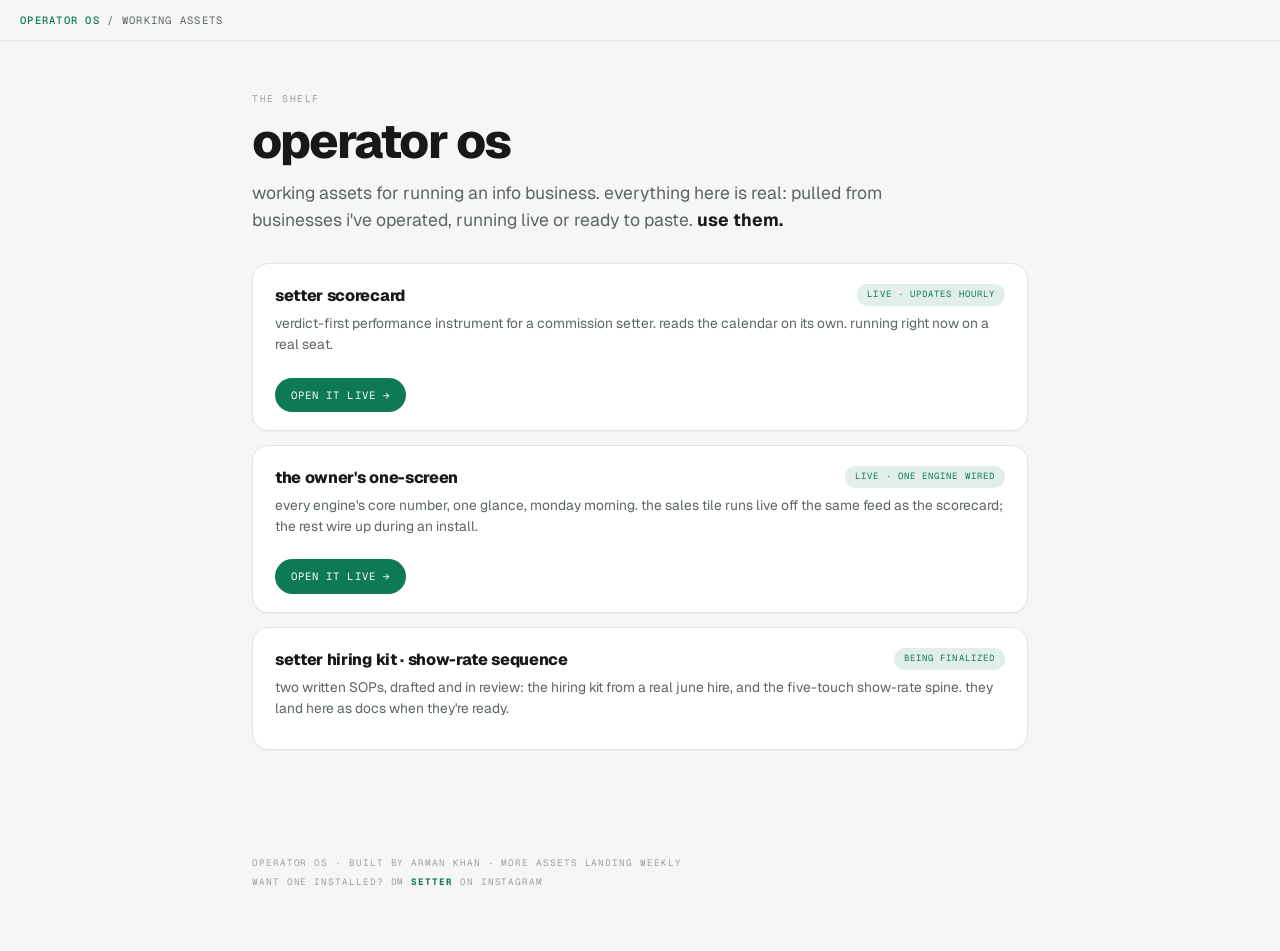
<file: index.html>
<!doctype html>
<html lang="en">
<head>
<meta charset="utf-8">
<meta name="viewport" content="width=device-width, initial-scale=1">
<title>Operator OS</title>
<meta name="theme-color" content="#F6F7F5">
<link rel="icon" href="data:image/svg+xml,%3Csvg xmlns='http://www.w3.org/2000/svg' viewBox='0 0 100 100'%3E%3Crect width='100' height='100' rx='22' fill='%23F6F7F5'/%3E%3Ccircle cx='50' cy='50' r='30' fill='none' stroke='%230E7A55' stroke-width='7'/%3E%3Ccircle cx='50' cy='50' r='9' fill='%230E7A55'/%3E%3C/svg%3E">
<link rel="stylesheet" href="https://fonts.googleapis.com/css2?family=Geist:wght@400;500;600;700;800;900&family=Geist+Mono:wght@400;500;600&display=swap">
<link rel="stylesheet" href="os.css">
</head>
<body>

<div class="bar">
  <span><b>operator os</b> / working assets</span>
</div>

<div class="page">
  <span class="en">THE SHELF</span>
  <h1>operator os</h1>
  <p class="sub">working assets for running an info business. everything here is real:
  pulled from businesses i've operated, running live or ready to paste. <b>use them.</b></p>

  <div style="height:22px"></div>

  <div class="art">
    <span class="tag">live · updates hourly</span>
    <h4>setter scorecard</h4>
    <p class="why">verdict-first performance instrument for a commission setter. reads the
    calendar on its own. running right now on a real seat.</p>
    <a class="openlink" href="https://4rmnkhn.github.io/operator-scorecard/">open it live →</a>
  </div>

  <div class="art">
    <span class="tag">live · one engine wired</span>
    <h4>the owner's one-screen</h4>
    <p class="why">every engine's core number, one glance, monday morning. the sales tile runs
    live off the same feed as the scorecard; the rest wire up during an install.</p>
    <a class="openlink" href="one-screen/">open it live →</a>
  </div>

  <div class="art">
    <span class="tag">being finalized</span>
    <h4>setter hiring kit · show-rate sequence</h4>
    <p class="why">two written SOPs, drafted and in review: the hiring kit from a real june hire,
    and the five-touch show-rate spine. they land here as docs when they're ready.</p>
  </div>
</div>

<footer>
  operator os · built by arman khan · more assets landing weekly<br>
  want one installed? dm <b style="color:var(--acc)">setter</b> on instagram
</footer>

</body>
</html>
</file>
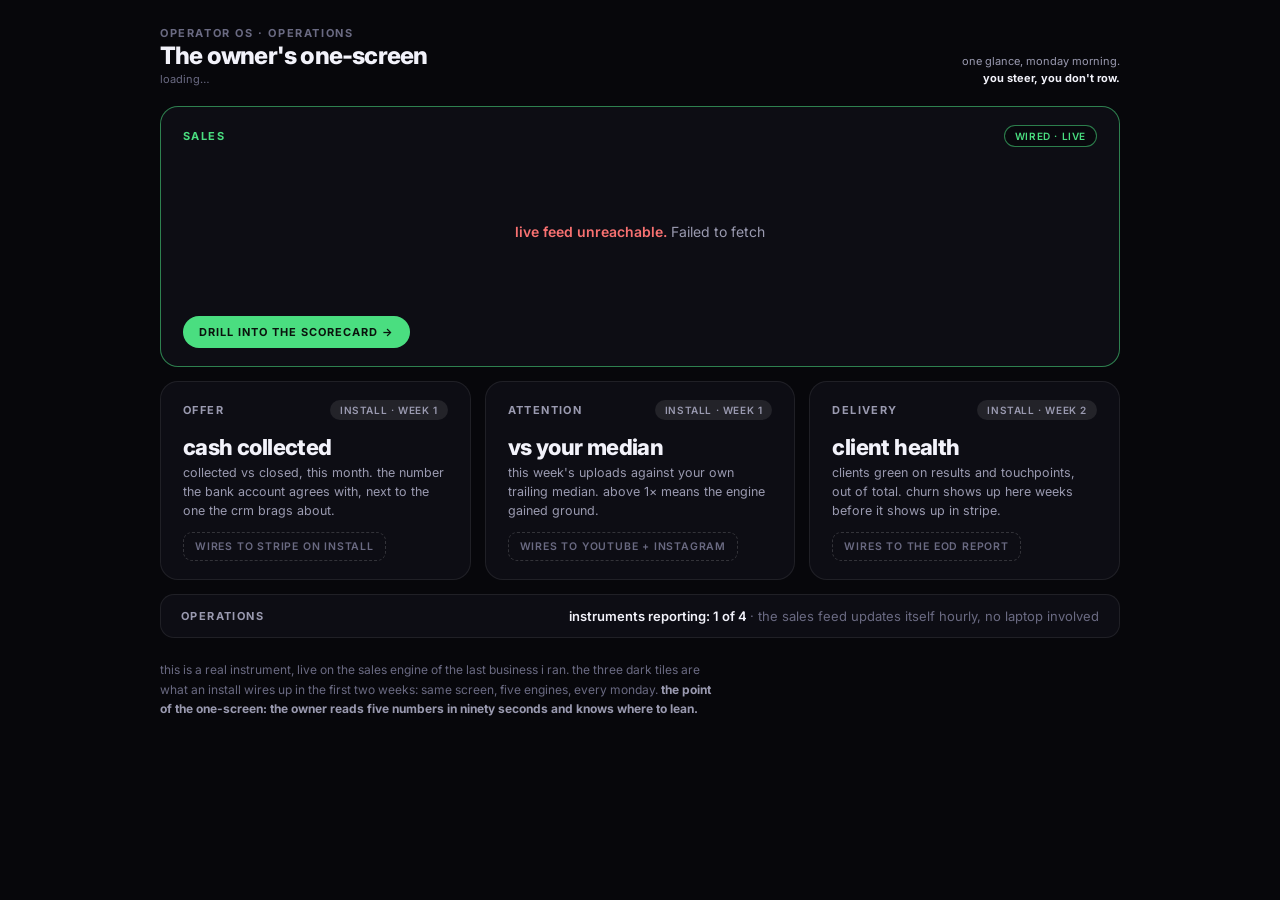
<file: one-screen/index.html>
<!doctype html>
<html lang="en">
<head>
<meta charset="utf-8">
<meta name="viewport" content="width=device-width, initial-scale=1">
<title>The Owner's One-Screen</title>
<meta name="theme-color" content="#07070b">
<meta name="mobile-web-app-capable" content="yes">
<meta name="apple-mobile-web-app-capable" content="yes">
<link rel="icon" href="data:image/svg+xml,%3Csvg xmlns='http://www.w3.org/2000/svg' viewBox='0 0 100 100'%3E%3Crect width='100' height='100' rx='22' fill='%2307070b'/%3E%3Crect x='18' y='18' width='28' height='28' rx='7' fill='%234ade80'/%3E%3Crect x='54' y='18' width='28' height='28' rx='7' fill='%23303040'/%3E%3Crect x='18' y='54' width='28' height='28' rx='7' fill='%23303040'/%3E%3Crect x='54' y='54' width='28' height='28' rx='7' fill='%23303040'/%3E%3C/svg%3E">
<link rel="preconnect" href="https://fonts.googleapis.com">
<link rel="preconnect" href="https://fonts.gstatic.com" crossorigin>
<link href="https://fonts.googleapis.com/css2?family=Inter:wght@400;500;600;700;800;900&display=swap" rel="stylesheet">
<style>
  :root{
    --bg:#07070b; --card:#0d0d14; --border:rgba(255,255,255,0.08);
    --txt:#f2f2fa; --mute:#9a9ab0; --dim:#6a6a82;
    --red:#f87171; --amber:#fbbf24; --green:#4ade80; --blue:#60a5fa;
    --green-bg:#163021; --green-bd:rgba(74,222,128,0.55);
    --red-bg:#48201f;   --red-bd:rgba(248,113,113,0.55);
  }
  *{box-sizing:border-box;margin:0;padding:0}
  html,body{background:var(--bg)}
  body{font-family:'Inter',system-ui,sans-serif;color:var(--txt);-webkit-font-smoothing:antialiased}
  .wrap{max-width:1020px;margin:0 auto;padding:26px 30px 46px}

  .head{display:flex;justify-content:space-between;align-items:flex-end;gap:16px;margin-bottom:20px;flex-wrap:wrap}
  .eyebrow{font-size:11px;font-weight:700;color:var(--dim);text-transform:uppercase;letter-spacing:1.6px;margin-bottom:3px}
  .name{font-size:24px;font-weight:800;letter-spacing:-0.8px;line-height:1.05}
  .updated{font-size:11px;color:var(--dim);margin-top:4px}
  .cadence{font-size:11px;color:var(--mute);text-align:right;line-height:1.5}
  .cadence b{color:var(--txt)}

  .grid{display:grid;grid-template-columns:repeat(3,1fr);gap:14px}
  .tile{background:var(--card);border:1px solid var(--border);border-radius:18px;padding:18px 22px;min-height:150px;display:flex;flex-direction:column}
  .tile.live{grid-column:span 3;border-color:var(--green-bd);min-height:0}
  .tile .eng{font-size:11px;font-weight:700;text-transform:uppercase;letter-spacing:1.4px;color:var(--mute);display:flex;justify-content:space-between;align-items:center;gap:8px}
  .tile.live .eng{color:var(--green)}
  .chip{font-size:10px;font-weight:600;letter-spacing:0.6px;text-transform:uppercase;padding:4px 10px;border-radius:99px;background:rgba(255,255,255,0.09);color:var(--mute)}
  .tile.live .chip{background:rgba(0,0,0,0.32);color:var(--green);border:1px solid var(--green-bd)}

  .liverow{display:grid;grid-template-columns:repeat(4,1fr);gap:18px;margin-top:16px}
  .m .k{font-size:11.5px;color:var(--mute)}
  .m .v{font-size:30px;font-weight:800;letter-spacing:-1px;font-variant-numeric:tabular-nums;margin-top:2px}
  .m .v small{font-size:14px;color:var(--dim);font-weight:600;letter-spacing:0}
  .m .s{font-size:11.5px;margin-top:3px;font-weight:600}
  .g{color:var(--green)} .a{color:var(--amber)} .r{color:var(--red)} .b{color:var(--blue)}
  .openlink{display:inline-block;align-self:flex-start;margin-top:16px;font-size:11px;font-weight:700;letter-spacing:1px;
    text-transform:uppercase;color:#0a130d;background:var(--green);padding:9px 16px;border-radius:99px;text-decoration:none}
  .openlink:hover{opacity:.9}

  .metricname{font-size:22px;font-weight:800;letter-spacing:-0.6px;color:var(--txt);margin-top:14px}
  .metricsub{font-size:12.5px;color:var(--mute);margin-top:4px;line-height:1.5;flex:1}
  .pend{margin-top:12px;font-size:10.5px;font-weight:600;letter-spacing:0.8px;text-transform:uppercase;color:var(--dim);
    border:1.5px dashed rgba(255,255,255,0.16);border-radius:9px;padding:7px 11px;width:fit-content}

  .opsrow{display:flex;justify-content:space-between;align-items:center;gap:14px;background:var(--card);
    border:1px solid var(--border);border-radius:14px;padding:13px 20px;margin-top:14px;flex-wrap:wrap}
  .opsrow .k{font-size:11px;font-weight:700;text-transform:uppercase;letter-spacing:1.4px;color:var(--mute)}
  .opsrow .v{font-size:13px;color:var(--txt);font-weight:600}
  .opsrow .v span{color:var(--dim);font-weight:400}

  .foot{margin-top:22px;font-size:12px;color:var(--dim);line-height:1.6;max-width:70ch}
  .foot b{color:var(--mute)}

  .state{padding:60px 20px;text-align:center;color:var(--mute);font-size:14px}
  .state .err{color:var(--red);font-weight:600}

  @media (max-width:760px){
    .wrap{padding:18px 16px 36px}
    .grid{grid-template-columns:1fr}
    .tile.live{grid-column:span 1}
    .liverow{grid-template-columns:1fr 1fr;gap:14px}
    .cadence{text-align:left}
  }
</style>
</head>
<body>
<div class="wrap">
  <div class="head">
    <div>
      <div class="eyebrow">Operator OS · Operations</div>
      <div class="name">The owner's one-screen</div>
      <div class="updated" id="updated">loading&hellip;</div>
    </div>
    <div class="cadence">one glance, monday morning.<br><b>you steer, you don't row.</b></div>
  </div>

  <div class="grid" id="grid">
    <div class="tile live">
      <div class="eng">Sales <span class="chip">wired · live</span></div>
      <div class="liverow" id="salesrow"><div class="state" style="grid-column:span 4;padding:20px">reading the live feed&hellip;</div></div>
      <a class="openlink" href="https://4rmnkhn.github.io/operator-scorecard/">drill into the scorecard →</a>
    </div>

    <div class="tile">
      <div class="eng">Offer <span class="chip">install · week 1</span></div>
      <div class="metricname">cash collected</div>
      <div class="metricsub">collected vs closed, this month. the number the bank account agrees with, next to the one the crm brags about.</div>
      <div class="pend">wires to stripe on install</div>
    </div>

    <div class="tile">
      <div class="eng">Attention <span class="chip">install · week 1</span></div>
      <div class="metricname">vs your median</div>
      <div class="metricsub">this week's uploads against your own trailing median. above 1× means the engine gained ground.</div>
      <div class="pend">wires to youtube + instagram</div>
    </div>

    <div class="tile">
      <div class="eng">Delivery <span class="chip">install · week 2</span></div>
      <div class="metricname">client health</div>
      <div class="metricsub">clients green on results and touchpoints, out of total. churn shows up here weeks before it shows up in stripe.</div>
      <div class="pend">wires to the eod report</div>
    </div>
  </div>

  <div class="opsrow">
    <span class="k">Operations</span>
    <span class="v" id="opsline">instruments reporting: 1 of 4 <span>· the sales feed updates itself hourly, no laptop involved</span></span>
  </div>

  <p class="foot">this is a real instrument, live on the sales engine of the last business i ran.
  the three dark tiles are what an install wires up in the first two weeks: same screen, five
  engines, every monday. <b>the point of the one-screen: the owner reads five numbers in ninety
  seconds and knows where to lean.</b></p>
</div>

<script>
const CACHE = "https://raw.githubusercontent.com/4rmnkhn/noah-setter-scorecard/main/setter_cache.json";
const WEEKLY_TARGET = 20;
const TZ = "America/Chicago";

function bizWeekdayMon0(){
  const wd = new Intl.DateTimeFormat('en-CA',{timeZone:TZ,weekday:'short'}).format(new Date());
  return {Mon:0,Tue:1,Wed:2,Thu:3,Fri:4,Sat:5,Sun:6}[wd];
}

async function load(){
  try{
    const r = await fetch(CACHE + '?t=' + Date.now(), {cache:'no-store'});
    if(!r.ok) throw new Error('HTTP ' + r.status);
    const data = await r.json();
    const m = data.metrics;

    const upd = new Date(data.generated_at);
    document.getElementById('updated').textContent = 'live feed · updated ' +
      new Intl.DateTimeFormat('en-US',{timeZone:TZ,month:'short',day:'2-digit',hour:'numeric',minute:'2-digit'}).format(upd);

    const daysElapsed = bizWeekdayMon0() + 1;
    const pace = WEEKLY_TARGET * daysElapsed / 7;
    const onPace = m.week_booked >= pace * 0.85;
    const sticking = m.reschedules + m.true_cancels > 0
      ? Math.round(100 * m.reschedules / (m.reschedules + m.true_cancels)) : 100;

    document.getElementById('salesrow').innerHTML = `
      <div class="m"><div class="k">booked this week</div>
        <div class="v">${m.week_booked}<small> / ${WEEKLY_TARGET}</small></div>
        <div class="s ${onPace?'g':'r'}">${onPace?'on pace':'behind pace'}</div></div>
      <div class="m"><div class="k">calls on the calendar</div>
        <div class="v">${m.upcoming}</div>
        <div class="s b">upcoming, held</div></div>
      <div class="m"><div class="k">booked today</div>
        <div class="v">${m.today_booked}</div>
        <div class="s ${m.today_booked>0?'g':'a'}">${m.today_booked>0?'moving':'none yet today'}</div></div>
      <div class="m"><div class="k">cancels that rebook</div>
        <div class="v">${sticking}<small>%</small></div>
        <div class="s ${sticking>=70?'g':'a'}">${m.reschedules} of ${m.reschedules + m.true_cancels} came back</div></div>`;
  }catch(e){
    document.getElementById('salesrow').innerHTML =
      `<div class="state" style="grid-column:span 4"><span class="err">live feed unreachable.</span> ${e.message}</div>`;
  }
}
load();
</script>
</body>
</html>
</file>
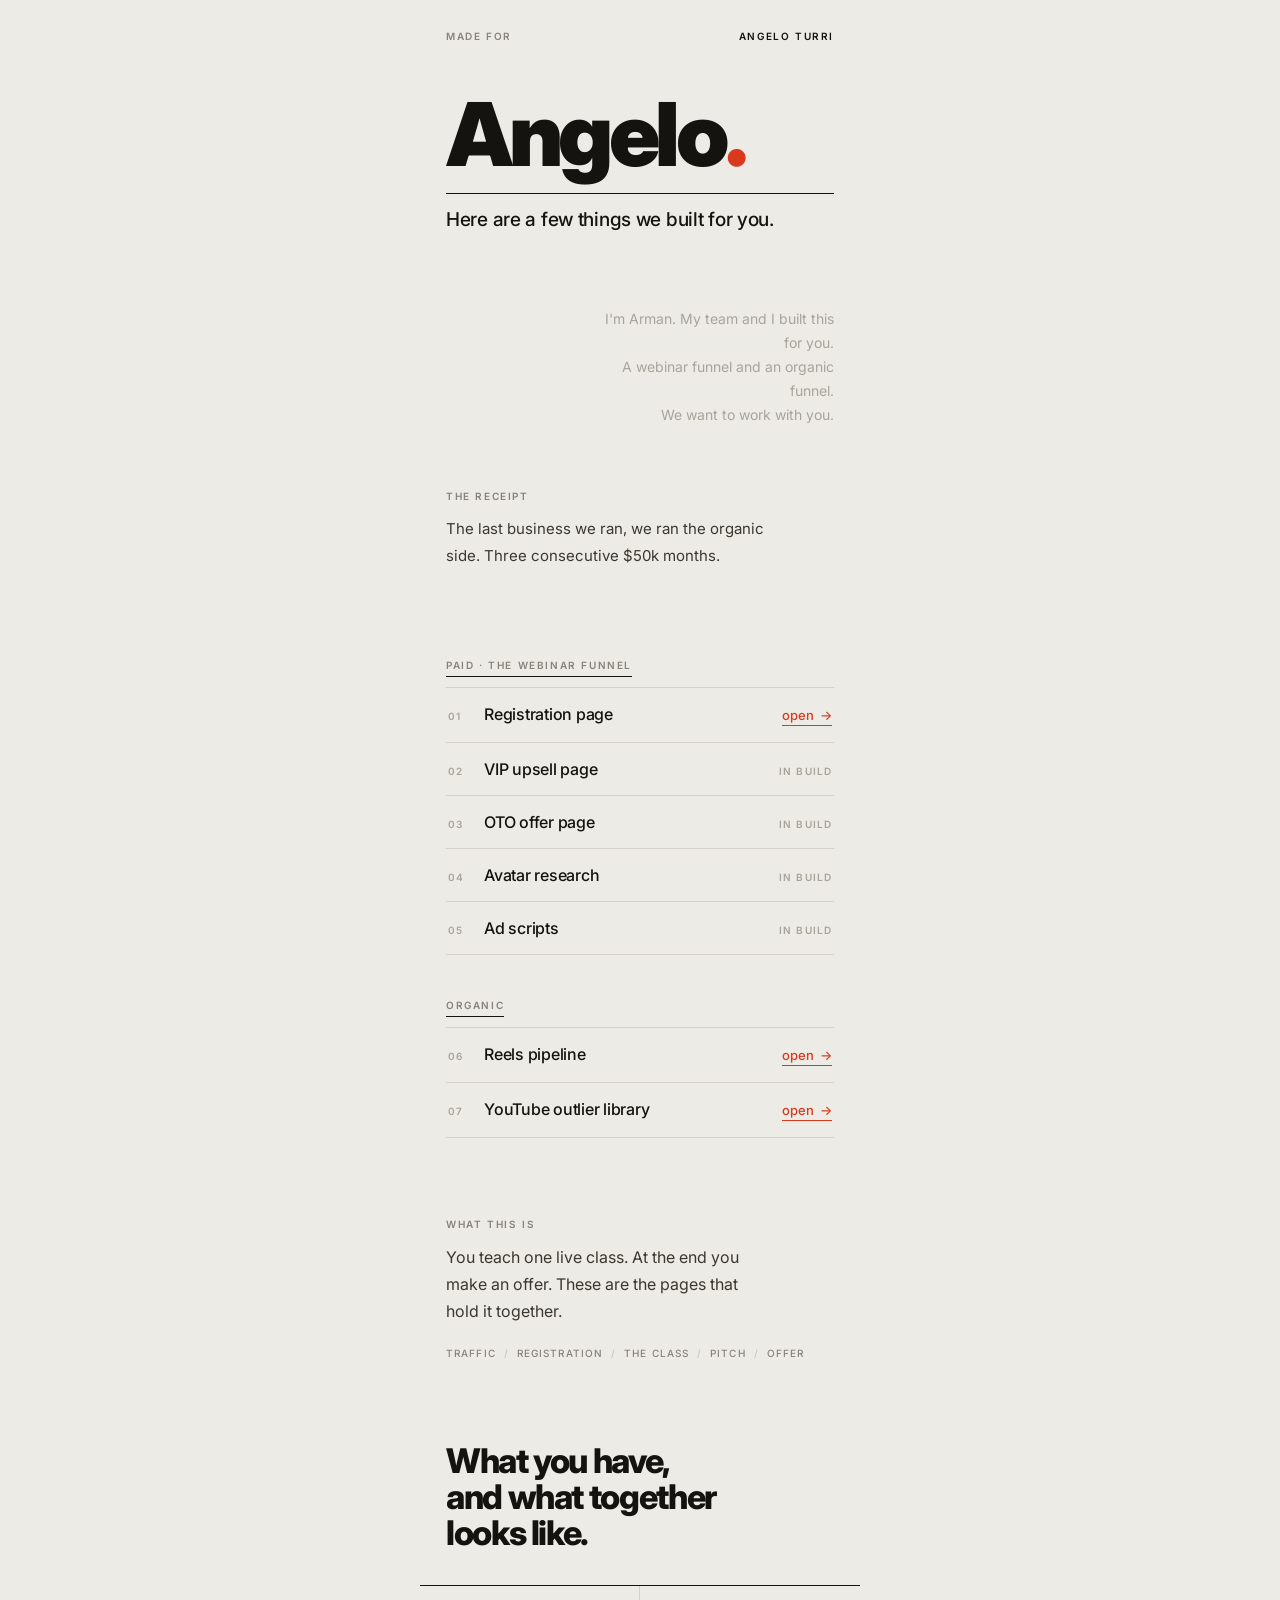
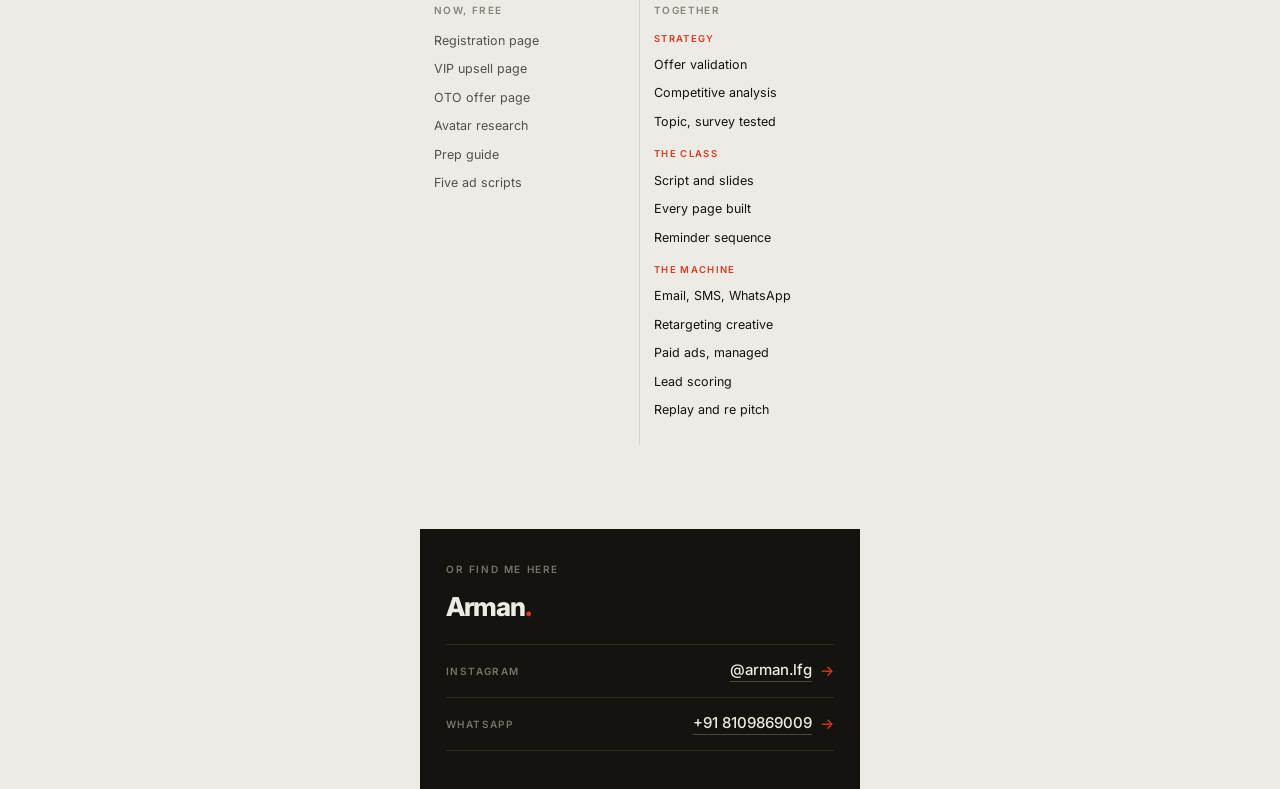
<file: os/angelotturri/index.html>
<!doctype html>
<html lang="en">
<head>
<meta charset="utf-8">
<meta name="viewport" content="width=device-width, initial-scale=1">
<meta name="robots" content="noindex">
<meta name="theme-color" content="#edebe6">
<title>AngeloOS</title>
<link rel="stylesheet" href="https://fonts.googleapis.com/css2?family=Inter:wght@400;500;600;800;900&display=swap">
<style>
:root{--accent:#d93a1e;--ink:#14130f;--ground:#edebe6;--mut:#86837b;--soft:#a8a49a;--line:#d5d2ca;--body:#3a382f;--dark:#14130f;--darkline:#2e2c26;--darkmut:#77746b}
*{box-sizing:border-box}
body{margin:0;background:var(--ground);color:var(--ink);font-family:Inter,"Helvetica Neue",Arial,sans-serif;-webkit-font-smoothing:antialiased}
a{color:var(--accent);text-decoration:none}
a:hover{color:var(--ink)}
.col{max-width:440px;margin:0 auto}
.lnk{display:inline-flex;align-items:center;gap:6px;border-bottom:1px solid currentColor;padding-bottom:2px}
.ar{display:inline-block;transition:transform 220ms cubic-bezier(.2,.7,.3,1)}
.lnk:hover .ar,.crow:hover .ar{transform:translateX(4px)}
.cell{transition:background 200ms ease}
.cell:hover{background:#e6e3dd}
.crow{transition:background 200ms ease}
.crow:hover{background:#1e1c18}
.eyelab{font-size:10px;font-weight:600;letter-spacing:.16em;text-transform:uppercase;color:var(--mut)}
.grid2{display:grid;grid-template-columns:repeat(2,minmax(0,1fr))}
.grow{display:flex;align-items:baseline;gap:14px;padding:16px 2px;border-top:1px solid var(--line);color:var(--ink);transition:background 200ms ease}
a.grow:hover{background:#e6e3dd;color:var(--ink)}
.gnum{font-size:10px;font-weight:600;color:var(--soft);letter-spacing:.1em;flex:0 0 22px}
.gtit{font-size:16px;font-weight:500;letter-spacing:-.015em;flex:1}
.gopen{font-size:13px;font-weight:500;color:var(--accent);display:inline-flex;align-items:center;gap:6px;border-bottom:1px solid currentColor;padding-bottom:2px}
.pend{font-size:10px;font-weight:600;letter-spacing:.11em;text-transform:uppercase;color:var(--soft)}
.sec{}
@keyframes rise{from{opacity:0;transform:translateY(12px)}}
@keyframes lrise{from{transform:translateY(.32em)}}
@keyframes dpop{from{transform:translateY(.32em) scale(.6)}}
@keyframes sweep{from{transform:scaleX(0)}}
.ltr,.dot{display:inline-block}
.dot{color:var(--accent)}
.eyelab.gl{position:relative;display:inline-block}
.eyelab.gl::after{content:"";position:absolute;left:0;bottom:-6px;height:1px;width:100%;background:var(--ink)}
@media (prefers-reduced-motion:no-preference){
  .ltr{animation:lrise .5s cubic-bezier(.2,.7,.3,1) both}
  .dot{animation:dpop .45s cubic-bezier(.2,.7,.3,1) both}
  @supports (animation-timeline: view()){
    .sec{animation:rise ease both;animation-timeline:view();animation-range:entry 0% entry 30%}
    .grow{animation:rise ease both;animation-timeline:view();animation-range:entry 0% entry 40%}
    .eyelab.gl::after{animation:sweep .6s ease both;animation-timeline:view();animation-range:entry 0% entry 60%}
  }
}
@media (prefers-reduced-motion:reduce){*{transition:none!important;animation:none!important}}
</style>
</head>
<body>
<div class="col">

  <div style="display:flex;justify-content:space-between;padding:30px 26px 0;font-size:10px;font-weight:600;letter-spacing:.16em;text-transform:uppercase;color:var(--mut)">
    <span>made for</span>
    <span style="color:var(--ink)">Angelo Turri</span>
  </div>

  <div style="padding:54px 26px 0">
    <div style="font-size:clamp(64px,21vw,88px);font-weight:900;line-height:.88;letter-spacing:-.05em"><span class="ltr" style="animation-delay:0ms">A</span><span class="ltr" style="animation-delay:55ms">n</span><span class="ltr" style="animation-delay:110ms">g</span><span class="ltr" style="animation-delay:165ms">e</span><span class="ltr" style="animation-delay:220ms">l</span><span class="ltr" style="animation-delay:275ms">o</span><span class="dot" style="animation-delay:470ms">.</span></div>
    <div style="height:1px;background:var(--ink);margin-top:20px"></div>
    <div style="font-size:19px;font-weight:500;letter-spacing:-.015em;margin-top:14px">Here are a few things we built for you.</div>
  </div>

  <div class="sec" style="padding:76px 26px 0;display:flex;justify-content:flex-end">
    <div style="font-size:14px;line-height:1.7;text-align:right;color:var(--soft);max-width:245px;white-space:pre-line">I'm Arman. My team and I built this for you.
A webinar funnel and an organic funnel.
We want to work with you.</div>
  </div>

  
  <div class="sec" style="padding:64px 26px 0">
    <div class="eyelab">the receipt</div>
    <div style="font-size:15px;line-height:1.75;color:var(--body);margin-top:14px;max-width:320px;white-space:pre-line" data-receipt>The last business we ran, we ran the organic side. Three consecutive $50k months.</div>
  </div>
  

  <div class="sec" style="padding:84px 26px 0">
    <div class="eyelab gl">paid · the webinar funnel</div>
    <div style="margin-top:14px;border-bottom:1px solid var(--line)">
      <a class="grow" href="../../webinar/registration/angelotturri/"><span class="gnum">01</span><span class="gtit">Registration page</span><span class="gopen">open<span class="ar">&#8594;</span></span></a>
      <div class="grow"><span class="gnum">02</span><span class="gtit">VIP upsell page</span><span class="pend">in build</span></div>
      <div class="grow"><span class="gnum">03</span><span class="gtit">OTO offer page</span><span class="pend">in build</span></div>
      <div class="grow"><span class="gnum">04</span><span class="gtit">Avatar research</span><span class="pend">in build</span></div>
      <div class="grow"><span class="gnum">05</span><span class="gtit">Ad scripts</span><span class="pend">in build</span></div>
      
    </div>
    <div class="eyelab gl" style="margin-top:44px">organic</div>
    <div style="margin-top:14px;border-bottom:1px solid var(--line)">
      <a class="grow" href="https://laser-smartphone-0d9.notion.site/3c4916f8691b815b8ce1c008a384361e"><span class="gnum">06</span><span class="gtit">Reels pipeline</span><span class="gopen">open<span class="ar">&#8594;</span></span></a>
      <a class="grow" href="https://laser-smartphone-0d9.notion.site/3c5916f8691b81a9acf5c6fab48d8aa3"><span class="gnum">07</span><span class="gtit">YouTube outlier library</span><span class="gopen">open<span class="ar">&#8594;</span></span></a>
      
      
    </div>
  </div>

  <div class="sec" style="padding:80px 26px 0">
    <div class="eyelab">what this is</div>
    <div style="font-size:16px;line-height:1.7;color:var(--body);margin-top:14px;max-width:295px">You teach one live class. At the end you make an offer. These are the pages that hold it together.</div>
    <div style="display:flex;flex-wrap:wrap;gap:8px;margin-top:22px;font-size:10px;font-weight:500;letter-spacing:.11em;text-transform:uppercase;color:var(--mut)">
      <span>traffic</span><span style="color:#cbc7bd">/</span>
      <span>registration</span><span style="color:#cbc7bd">/</span>
      <span>the class</span><span style="color:#cbc7bd">/</span>
      <span>pitch</span><span style="color:#cbc7bd">/</span>
      <span>offer</span>
    </div>
  </div>

  <div class="sec" style="padding:84px 0 0">
    <div style="padding:0 26px;font-size:34px;font-weight:800;line-height:1.05;letter-spacing:-.04em">What you have,<br>and what together<br>looks like.</div>
    <div class="grid2" style="margin-top:34px;border-top:1px solid var(--ink)">
      <div style="padding:18px 14px 26px;border-right:1px solid var(--line)">
        <div class="eyelab" style="letter-spacing:.14em;margin-bottom:16px">now, free</div>
        <div style="display:flex;flex-direction:column;gap:11px;font-size:12.5px;line-height:1.4;color:#52504a">
          <span>Registration page</span><span>VIP upsell page</span><span>OTO offer page</span><span>Avatar research</span><span>Prep guide</span><span>Five ad scripts</span>
        </div>
      </div>
      <div style="padding:18px 14px 26px">
        <div class="eyelab" style="letter-spacing:.14em;margin-bottom:16px">together</div>
        <div style="display:flex;flex-direction:column;gap:11px;font-size:12.5px;line-height:1.4;color:var(--ink)">
          <span style="font-size:9.5px;font-weight:600;letter-spacing:.14em;text-transform:uppercase;color:var(--accent)">strategy</span>
          <span>Offer validation</span><span>Competitive analysis</span><span>Topic, survey tested</span>
          <span style="font-size:9.5px;font-weight:600;letter-spacing:.14em;text-transform:uppercase;color:var(--accent);margin-top:6px">the class</span>
          <span>Script and slides</span><span>Every page built</span><span>Reminder sequence</span>
          <span style="font-size:9.5px;font-weight:600;letter-spacing:.14em;text-transform:uppercase;color:var(--accent);margin-top:6px">the machine</span>
          <span>Email, SMS, WhatsApp</span><span>Retargeting creative</span><span>Paid ads, managed</span><span>Lead scoring</span><span>Replay and re pitch</span>
        </div>
      </div>
    </div>
  </div>

  

  <div style="margin-top:84px;background:var(--dark);color:var(--ground);padding:34px 26px 38px">
    <div class="eyelab" style="color:var(--darkmut)">or find me here</div>
    <div style="font-size:26px;font-weight:800;letter-spacing:-.035em;margin-top:16px">Arman<span style="color:var(--accent)">.</span></div>
    <div style="display:flex;flex-direction:column;margin-top:22px">
      <a class="crow" href="https://instagram.com/arman.lfg" style="display:flex;justify-content:space-between;align-items:center;padding:15px 0;border-top:1px solid var(--darkline)">
        <span class="eyelab" style="letter-spacing:.14em;color:var(--darkmut)">instagram</span>
        <span style="font-size:15px;font-weight:500;color:var(--ground);display:inline-flex;align-items:center;gap:8px"><span style="border-bottom:1px solid #4a4740;padding-bottom:2px">@arman.lfg</span><span class="ar" style="color:var(--accent)">&#8594;</span></span>
      </a>
      <a class="crow" href="https://wa.me/918109869009" style="display:flex;justify-content:space-between;align-items:center;padding:15px 0;border-top:1px solid var(--darkline);border-bottom:1px solid var(--darkline)">
        <span class="eyelab" style="letter-spacing:.14em;color:var(--darkmut)">whatsapp</span>
        <span style="font-size:15px;font-weight:500;color:var(--ground);display:inline-flex;align-items:center;gap:8px"><span style="border-bottom:1px solid #4a4740;padding-bottom:2px">+91 8109869009</span><span class="ar" style="color:var(--accent)">&#8594;</span></span>
      </a>
    </div>
  </div>

</div>
<script>
(function () {
  if (!('IntersectionObserver' in window)) return;
  if (matchMedia('(prefers-reduced-motion: reduce)').matches) return;
  var el = document.querySelector('[data-receipt]');
  if (!el) return;
  var m = el.textContent.match(/\$(\d+)k/);
  if (!m) return;
  var final = m[0], target = +m[1];
  el.innerHTML = el.innerHTML.replace(final, '<span data-cnt>' + final + '</span>');
  var s = el.querySelector('[data-cnt]');
  var io = new IntersectionObserver(function (es) {
    es.forEach(function (en) {
      if (!en.isIntersecting) return;
      io.disconnect();
      var t0 = performance.now();
      (function step(t) {
        var p = Math.min((t - t0) / 800, 1);
        s.textContent = '$' + Math.round(target * (1 - Math.pow(1 - p, 3))) + 'k';
        if (p < 1) requestAnimationFrame(step); else s.textContent = final;
      })(t0);
    });
  }, { threshold: 0.7 });
  io.observe(s);
})();
</script>
</body>
</html>
</file>
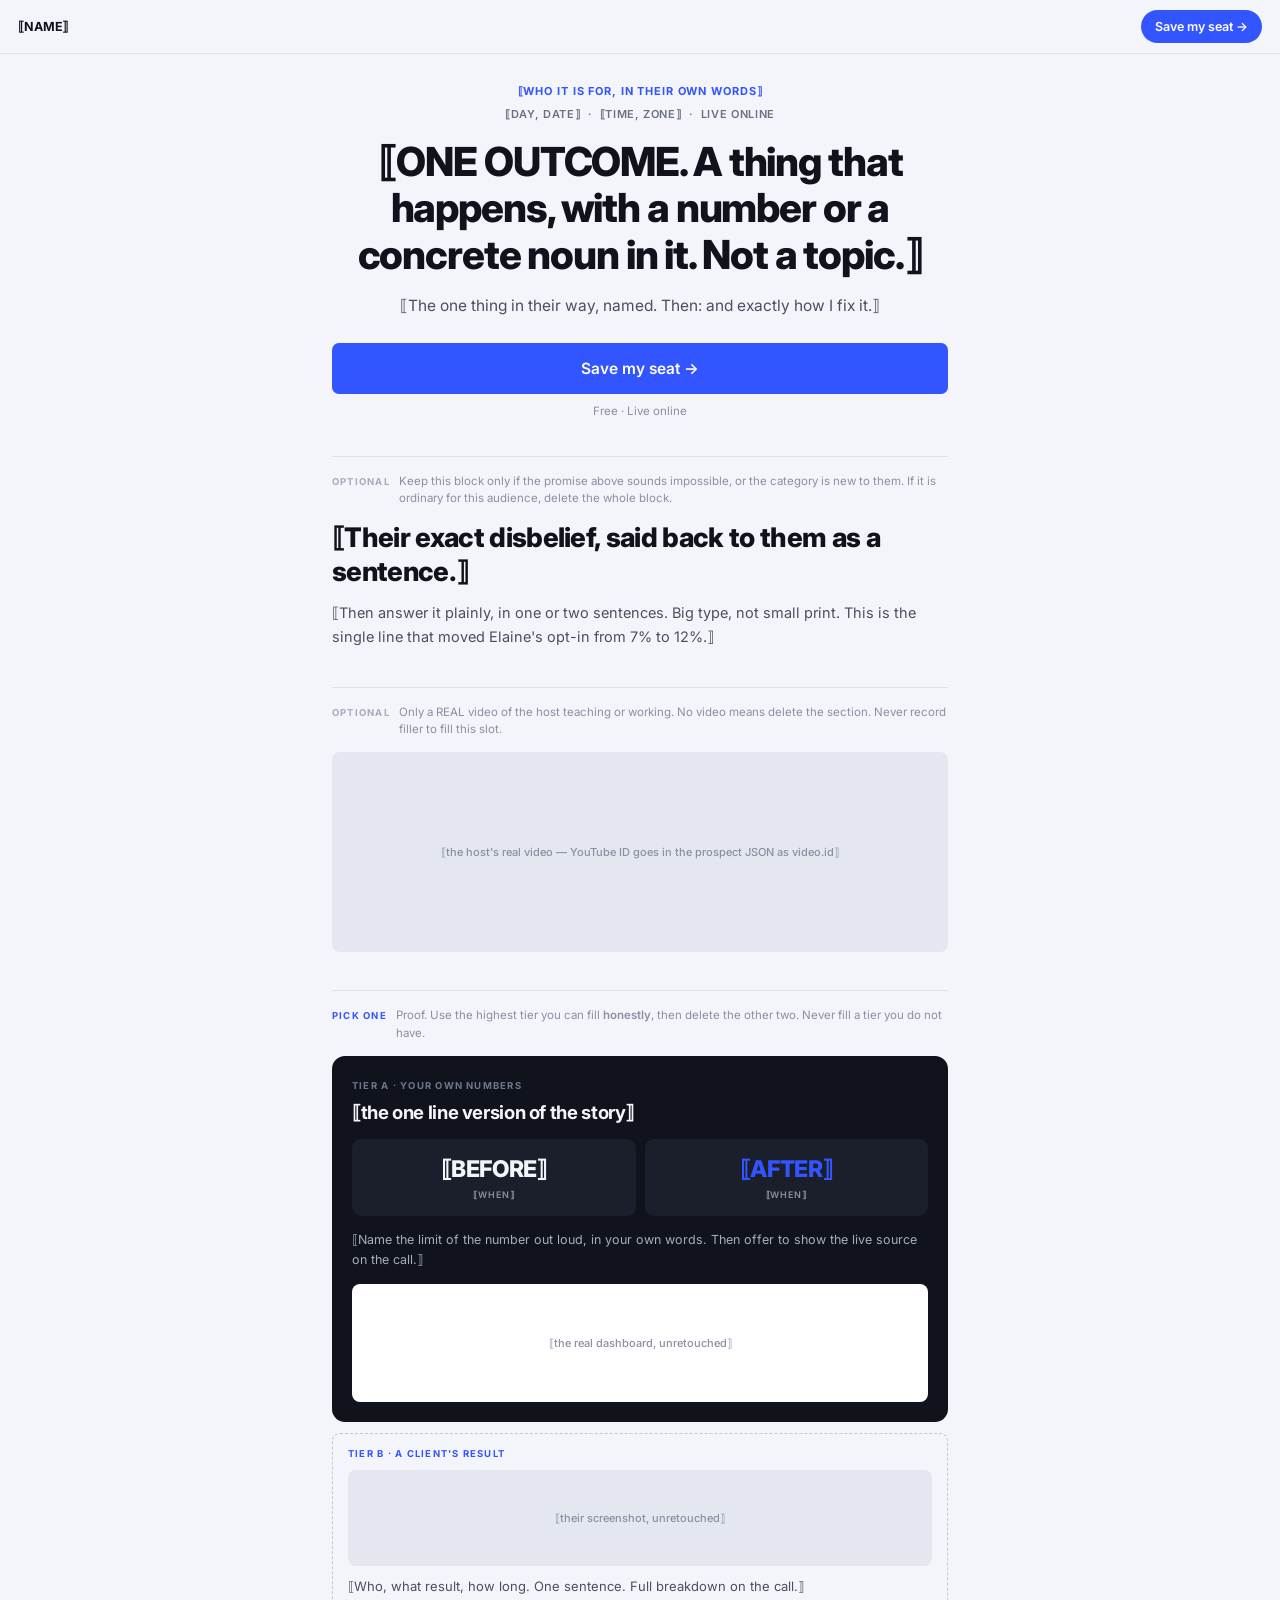
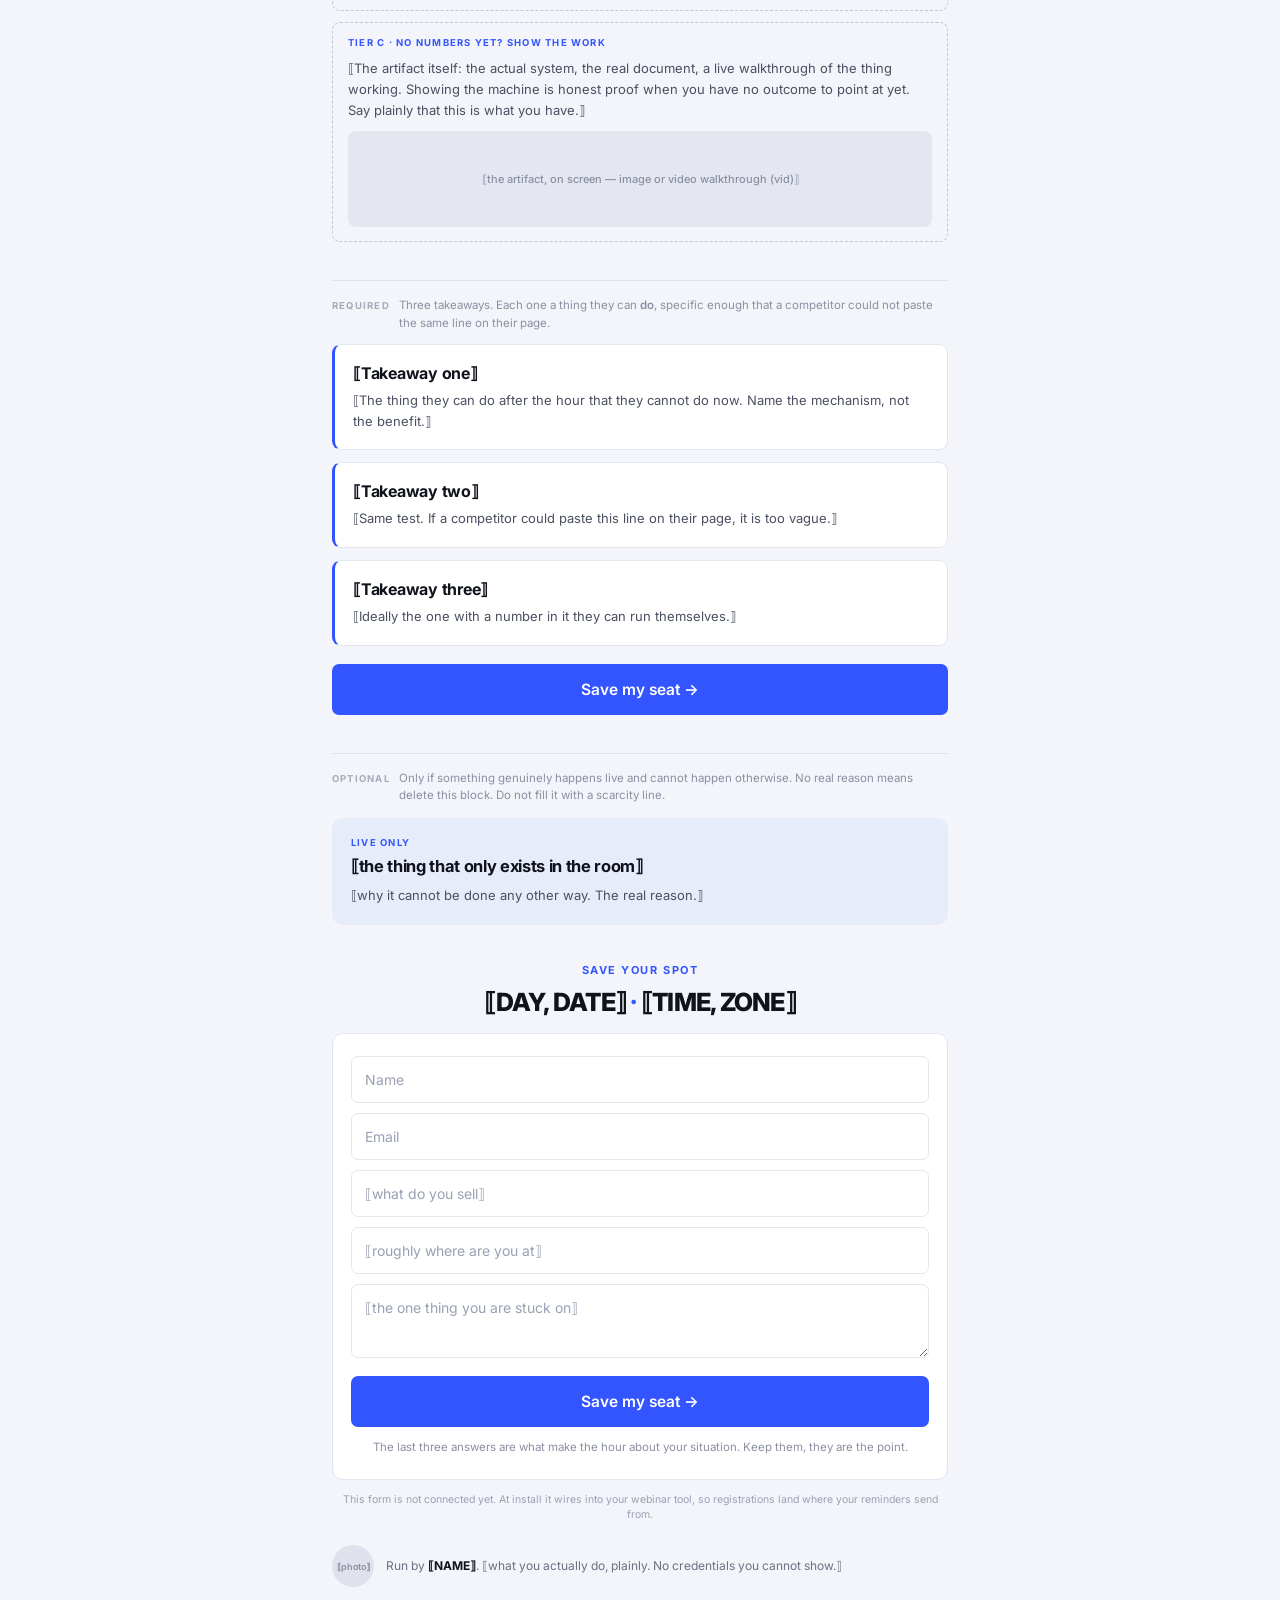
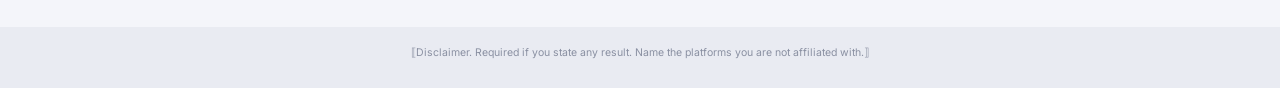
<file: webinar/registration/index.html>
<!doctype html>
<html lang="en">
<head>
<meta charset="utf-8">
<meta name="viewport" content="width=device-width, initial-scale=1">
<meta name="robots" content="noindex">
<meta name="theme-color" content="#f4f5fa">
<title>Webinar Registration — Master Template</title>
<link rel="stylesheet" href="https://fonts.googleapis.com/css2?family=Inter:wght@400;500;600;700;800;900&display=swap">
<style>
:root{ --accent:#3355ff; --ink:#10131c; --ground:#f4f5fa; --sub:#4a5061; --muted:#8a90a2; --faint:#9aa0b4; --line:#dde1ec; --cardline:#e3e6ef; }
*{box-sizing:border-box}
html{scroll-behavior:smooth}
body{margin:0;background:var(--ground);color:var(--ink);font-family:Inter,"Helvetica Neue",Arial,sans-serif;-webkit-font-smoothing:antialiased}
a{color:var(--accent);text-decoration:none}
.wrap{max-width:660px;margin:0 auto;padding:0 22px}
.cta{display:block;width:100%;background:var(--accent);color:#fff;text-align:center;padding:16px;font-size:15.5px;font-weight:600;border-radius:7px;border:0;cursor:pointer;font-family:inherit;transition:transform 120ms ease,filter 180ms ease}
.cta:hover{filter:brightness(1.08)}
.cta:active{transform:scale(.99)}
.stickybar{position:sticky;top:0;z-index:20;display:flex;align-items:center;justify-content:space-between;gap:12px;padding:10px 18px;background:rgba(244,245,250,.92);backdrop-filter:blur(8px);border-bottom:1px solid var(--line)}
.sbname{font-size:12.5px;font-weight:700;letter-spacing:-.01em;white-space:nowrap;overflow:hidden;text-overflow:ellipsis}
.sbcta{background:var(--accent);color:#fff;font-size:12.5px;font-weight:600;padding:9px 14px;border-radius:99px;white-space:nowrap;transition:filter 180ms ease,transform 120ms ease}
.sbcta:hover{filter:brightness(1.08);color:#fff}
.sbcta:active{transform:scale(.97)}
.arr{display:inline-block;transition:transform 150ms ease}
a.cta:hover .arr,.sbcta:hover .arr{transform:translateX(3px)}
@keyframes shake{25%{transform:translateX(-4px)}75%{transform:translateX(4px)}}
.field.err{animation:shake .25s ease}
.eyebrow{font-size:11px;font-weight:700;letter-spacing:.08em;text-transform:uppercase;color:var(--accent)}
.rule{border-top:1px solid var(--line);padding-top:16px;display:flex;gap:9px;align-items:baseline}
.verdict{font-size:9.5px;font-weight:700;letter-spacing:.13em;text-transform:uppercase;flex:0 0 auto}
.rulenote{font-size:11.5px;color:var(--muted);line-height:1.5}
.optlab{font-size:9.5px;font-weight:700;letter-spacing:.13em;text-transform:uppercase;color:var(--accent)}
.opt{border:1px dashed #c2c7d6;border-radius:8px;padding:14px 15px}
.card{background:#fff;border:1px solid var(--cardline);border-radius:9px;padding:16px 15px}
.videowrap{position:relative;padding-top:56.25%;border-radius:11px;overflow:hidden;background:#10131c}
.videowrap iframe{position:absolute;inset:0;width:100%;height:100%;border:0}
.vidcap{font-size:12px;line-height:1.5;color:var(--muted);margin-top:9px}
.slotbox{background:#e4e7f0;border-radius:8px;min-height:96px;display:flex;align-items:center;justify-content:center;font-size:11px;font-weight:500;color:var(--muted);text-align:center;padding:10px}
.section{padding-top:38px}
.field{width:100%;border:1px solid var(--cardline);border-radius:7px;padding:14px 13px;font-size:14px;font-family:inherit;color:var(--ink);background:#fff;margin-bottom:10px;transition:border-color 150ms ease}
.field:focus{outline:none;border-color:var(--accent)}
.field::placeholder{color:var(--faint)}
textarea.field{resize:vertical;min-height:74px}
img{max-width:100%}
h1{font-size:clamp(29px,6.5vw,40px);font-weight:800;line-height:1.16;letter-spacing:-.028em;margin:18px 0 0}
h2{font-size:clamp(22px,5vw,27px);font-weight:800;line-height:1.25;letter-spacing:-.025em;margin:14px 0 0}
#save{scroll-margin-top:16px}
.cta:focus-visible,.field:focus-visible{outline:2px solid var(--accent);outline-offset:2px}
.field:focus{box-shadow:0 0 0 3px rgba(51,85,255,.12)}
@keyframes rise{from{opacity:0;transform:translateY(14px)}}
@keyframes slide{from{transform:translateY(10px)}}
@keyframes pop{from{opacity:0;transform:scale(.97)}}
@media (prefers-reduced-motion:no-preference){
  header.wrap{animation:slide .5s ease both}
  #regdone:not([hidden]){animation:pop .35s ease both}
  @supports (animation-timeline: view()){
    .section{animation:rise ease both;animation-timeline:view();animation-range:entry 0% entry 35%}
  }
}
@media (prefers-reduced-motion:reduce){*{transition:none!important;animation:none!important}html{scroll-behavior:auto}}
</style>
</head>
<body>

<div class="stickybar"><span class="sbname">⟦NAME⟧</span><a class="sbcta" href="#save">Save my seat <span class="arr">→</span></a></div>

<header class="wrap" style="padding-top:30px;text-align:center">
  <div class="eyebrow">⟦WHO IT IS FOR, IN THEIR OWN WORDS⟧</div>
  <div style="font-size:11px;font-weight:600;letter-spacing:.06em;text-transform:uppercase;color:#6b7183;margin-top:9px"><span data-weekly="">⟦DAY, DATE⟧</span> &nbsp;·&nbsp; ⟦TIME, ZONE⟧ &nbsp;·&nbsp; Live online</div>
  <h1>⟦ONE OUTCOME. A thing that happens, with a number or a concrete noun in it. Not a topic.⟧</h1>
  <p style="font-size:15.5px;line-height:1.6;color:var(--sub);margin:16px 0 0">⟦The one thing in their way, named. Then: and exactly how I fix it.⟧</p>
  <a href="#save" class="cta" style="margin-top:24px">Save my seat <span class="arr">→</span></a>
  <div style="font-size:11.5px;color:var(--muted);margin-top:10px">Free · Live online</div>
</header>


<section class="wrap section">
  
  <div class="rule">
    <span class="verdict" style="color:#a6abbb">optional</span>
    <span class="rulenote">Keep this block only if the promise above sounds impossible, or the category is new to them. If it is ordinary for this audience, delete the whole block.</span>
  </div>
  
  <h2>⟦Their exact disbelief, said back to them as a sentence.⟧</h2>
  <p style="font-size:14.5px;line-height:1.65;color:var(--sub);margin:12px 0 0">⟦Then answer it plainly, in one or two sentences. Big type, not small print. This is the single line that moved Elaine's opt-in from 7% to 12%.⟧</p>
</section>




<section class="wrap section">
  
  <div class="rule">
    <span class="verdict" style="color:#a6abbb">optional</span>
    <span class="rulenote">Only a REAL video of the host teaching or working. No video means delete the section. Never record filler to fill this slot.</span>
  </div>
  
  
  <div class="slotbox" style="min-height:200px;margin-top:14px">⟦the host's real video — YouTube ID goes in the prospect JSON as video.id⟧</div>
  
</section>


<section class="wrap section">
  
  <div class="rule">
    <span class="verdict" style="color:var(--accent)">pick one</span>
    <span class="rulenote">Proof. Use the highest tier you can fill <b style="font-weight:600">honestly</b>, then delete the other two. Never fill a tier you do not have.</span>
  </div>
  

  
  <div style="background:var(--ink);border-radius:13px;padding:24px 20px 20px;color:var(--ground);margin-top:14px">
    <div class="optlab" style="color:#6f7690">Tier A · your own numbers</div>
    <div style="font-size:18.5px;font-weight:700;letter-spacing:-.02em;margin-top:10px">⟦the one line version of the story⟧</div>
    <div style="display:flex;gap:9px;margin-top:16px">
      <div style="flex:1;background:#1b1f2b;border-radius:9px;padding:16px 10px;text-align:center">
        <div style="font-size:23px;font-weight:800;letter-spacing:-.03em" data-count>⟦BEFORE⟧</div>
        <div style="font-size:9px;font-weight:600;letter-spacing:.1em;text-transform:uppercase;color:var(--muted);margin-top:6px">⟦when⟧</div>
      </div>
      <div style="flex:1;background:#1b1f2b;border-radius:9px;padding:16px 10px;text-align:center">
        <div style="font-size:23px;font-weight:800;letter-spacing:-.03em;color:var(--accent)" data-count>⟦AFTER⟧</div>
        <div style="font-size:9px;font-weight:600;letter-spacing:.1em;text-transform:uppercase;color:var(--muted);margin-top:6px">⟦when⟧</div>
      </div>
    </div>
    <div style="font-size:12.5px;line-height:1.6;color:#a7adbd;margin-top:14px">⟦Name the limit of the number out loud, in your own words. Then offer to show the live source on the call.⟧</div>
    
    
    <div class="slotbox" style="background:#fff;min-height:118px;margin-top:14px">⟦the real dashboard, unretouched⟧</div>
    
    
  </div>
  

  
  <div class="opt" style="margin-top:11px">
    <div class="optlab">Tier B · a client's result</div>
    
    
    <div class="slotbox" style="margin-top:11px">⟦their screenshot, unretouched⟧</div>
    
    
    <div style="font-size:13px;line-height:1.55;color:var(--sub);margin-top:10px">⟦Who, what result, how long. One sentence. Full breakdown on the call.⟧</div>
  </div>
  

  
  <div class="opt" style="margin-top:11px">
    <div class="optlab">Tier C · no numbers yet? show the work</div>
    <div style="font-size:13px;line-height:1.6;color:var(--sub);margin-top:10px">⟦The artifact itself: the actual system, the real document, a live walkthrough of the thing working. Showing the machine is honest proof when you have no outcome to point at yet. Say plainly that this is what you have.⟧</div>
    
    
    <div class="slotbox" style="margin-top:11px">⟦the artifact, on screen — image or video walkthrough (vid)⟧</div>
    
    
  </div>
  
</section>



<section class="wrap section">
  
  <div class="rule">
    <span class="verdict" style="color:#a6abbb">required</span>
    <span class="rulenote">Three takeaways. Each one a thing they can <b style="font-weight:600">do</b>, specific enough that a competitor could not paste the same line on their page.</span>
  </div>
  
  <div style="background:#fff;border:1px solid var(--cardline);border-left:3px solid var(--accent);border-radius:9px;padding:18px;margin-top:12px">
    <div style="font-size:16px;font-weight:700;letter-spacing:-.015em">⟦Takeaway one⟧</div>
    <div style="font-size:13px;line-height:1.6;color:var(--sub);margin-top:7px">⟦The thing they can do after the hour that they cannot do now. Name the mechanism, not the benefit.⟧</div>
  </div>
  <div style="background:#fff;border:1px solid var(--cardline);border-left:3px solid var(--accent);border-radius:9px;padding:18px;margin-top:12px">
    <div style="font-size:16px;font-weight:700;letter-spacing:-.015em">⟦Takeaway two⟧</div>
    <div style="font-size:13px;line-height:1.6;color:var(--sub);margin-top:7px">⟦Same test. If a competitor could paste this line on their page, it is too vague.⟧</div>
  </div>
  <div style="background:#fff;border:1px solid var(--cardline);border-left:3px solid var(--accent);border-radius:9px;padding:18px;margin-top:12px">
    <div style="font-size:16px;font-weight:700;letter-spacing:-.015em">⟦Takeaway three⟧</div>
    <div style="font-size:13px;line-height:1.6;color:var(--sub);margin-top:7px">⟦Ideally the one with a number in it they can run themselves.⟧</div>
  </div>
  <a href="#save" class="cta" style="margin-top:18px">Save my seat <span class="arr">→</span></a>
</section>


<section class="wrap section">
  
  <div class="rule">
    <span class="verdict" style="color:#a6abbb">optional</span>
    <span class="rulenote">Only if something genuinely happens live and cannot happen otherwise. No real reason means delete this block. Do not fill it with a scarcity line.</span>
  </div>
  
  <div style="background:#e7ecfb;border-radius:11px;padding:19px;margin-top:13px">
    <div class="optlab">Live only</div>
    <div style="font-size:16.5px;font-weight:700;line-height:1.3;letter-spacing:-.02em;margin-top:8px">⟦the thing that only exists in the room⟧</div>
    <div style="font-size:13px;line-height:1.6;color:var(--sub);margin-top:8px">⟦why it cannot be done any other way. The real reason.⟧</div>
  </div>
</section>


<section class="wrap section" id="save" style="padding-bottom:40px;text-align:center">
  <div class="eyebrow" style="letter-spacing:.14em">Save your spot</div>
  <div style="font-size:25px;font-weight:800;letter-spacing:-.03em;margin-top:10px"><span data-weekly="">⟦DAY, DATE⟧</span> <span style="color:var(--accent)">·</span> ⟦TIME, ZONE⟧</div>

  <form id="regform" style="background:#fff;border:1px solid var(--cardline);border-radius:11px;padding:22px 18px;margin-top:16px;text-align:left" novalidate>
    <input class="field" type="text" name="name" placeholder="Name" autocomplete="name" required>
    <input class="field" type="email" name="email" placeholder="Email" autocomplete="email" required>
    <input class="field" type="text" name="q1" placeholder="⟦what do you sell⟧">
    <input class="field" type="text" name="q2" placeholder="⟦roughly where are you at⟧">
    <textarea class="field" name="q3" placeholder="⟦the one thing you are stuck on⟧"></textarea>
    <button type="submit" class="cta" style="margin-top:4px">Save my seat <span class="arr">→</span></button>
    <div style="font-size:11.5px;line-height:1.55;color:var(--muted);margin-top:12px;text-align:center">The last three answers are what make the hour about your situation. Keep them, they are the point.</div>
  </form>

  <div id="regdone" hidden style="background:#fff;border:1px solid var(--cardline);border-radius:11px;padding:30px 22px;margin-top:16px;text-align:center">
    <div style="width:44px;height:44px;border-radius:50%;background:var(--accent);color:#fff;font-size:22px;line-height:44px;margin:0 auto">✓</div>
    <div style="font-size:19px;font-weight:800;letter-spacing:-.02em;margin-top:14px">⟦Confirmation headline. Say only what actually happens next.⟧</div>
    <div style="font-size:13.5px;line-height:1.6;color:var(--sub);margin-top:8px">⟦e.g. the calendar invite, the reminder, where the link arrives. Nothing you have not wired.⟧</div>
  </div>

  <div style="font-size:10.5px;line-height:1.5;color:var(--faint);margin-top:12px">This form is not connected yet. At install it wires into your webinar tool, so registrations land where your reminders send from.</div>

  <div style="display:flex;align-items:center;gap:12px;margin-top:22px;text-align:left">
    
    <div style="width:42px;height:42px;border-radius:50%;background:#dfe2ec;flex:0 0 42px;display:flex;align-items:center;justify-content:center;font-size:9px;font-weight:600;color:var(--muted)">⟦photo⟧</div>
    
    <div style="font-size:12px;line-height:1.5;color:#6b7183">Run by <b style="font-weight:700;color:var(--ink)">⟦NAME⟧</b>. ⟦what you actually do, plainly. No credentials you cannot show.⟧</div>
  </div>
</section>

<footer style="background:#e9ebf2;padding:18px 22px 26px;text-align:center">
  <div class="wrap" style="font-size:10.5px;line-height:1.6;color:var(--muted)">⟦Disclaimer. Required if you state any result. Name the platforms you are not affiliated with.⟧</div>
</footer>

<script>
(function () {
  var form = document.getElementById('regform');
  var done = document.getElementById('regdone');
  if (!form || !done) return;
  form.addEventListener('submit', function (e) {
    e.preventDefault();
    var bad = false;
    ['name', 'email'].forEach(function (n) {
      var el = form.elements[n];
      var ok = el.value.trim() && (n !== 'email' || /.+@.+\..+/.test(el.value));
      el.style.borderColor = ok ? '' : '#f0563c';
      el.classList.remove('err');
      if (!ok) { if (!bad) el.focus(); el.classList.add('err'); bad = true; }
    });
    if (bad) return;
    form.hidden = true;
    done.hidden = false;
    done.scrollIntoView({ block: 'center', behavior: 'smooth' });
  });
})();
</script>
<script>
(function () {
  // Count-up: text starts at its FINAL value; animation only subtracts then restores.
  // If this never runs (no IO, reduced motion, dead JS), the page is already correct.
  if (!('IntersectionObserver' in window)) return;
  if (matchMedia('(prefers-reduced-motion: reduce)').matches) return;
  var els = [].slice.call(document.querySelectorAll('[data-count]'));
  els = els.filter(function (el) { return /^[^0-9]{0,2}[\d,.]+\s?[kKxX%+]{0,2}$/.test(el.textContent.trim()); });
  if (!els.length) return;
  var io = new IntersectionObserver(function (entries) {
    entries.forEach(function (en) {
      if (!en.isIntersecting) return;
      io.unobserve(en.target);
      var final = en.target.textContent.trim();
      var num = parseFloat(final.replace(/[^0-9.]/g, ''));
      if (!isFinite(num)) return;
      var pre = (final.match(/^[^0-9]+/) || [''])[0];
      var suf = (final.match(/[^0-9]+$/) || [''])[0];
      var dec = (final.split('.')[1] || '').replace(/[^0-9]/g, '').length;
      var hasComma = final.indexOf(',') > -1;
      var t0 = performance.now();
      (function step(t) {
        var p = Math.min((t - t0) / 900, 1);
        var v = (num * (1 - Math.pow(1 - p, 3))).toFixed(dec);
        if (hasComma) v = Number(v).toLocaleString('en-US', { minimumFractionDigits: dec });
        en.target.textContent = pre + v + suf;
        if (p < 1) requestAnimationFrame(step); else en.target.textContent = final;
      })(t0);
    });
  }, { threshold: 0.6 });
  els.forEach(function (el) { io.observe(el); });
})();
</script>
<script>
(function () {
  // Recurring events: when.weekly names a weekday; replace the static day text with the
  // next occurrence's real date. Static text stands if this never runs.
  var days = ['Sunday','Monday','Tuesday','Wednesday','Thursday','Friday','Saturday'];
  [].slice.call(document.querySelectorAll('[data-weekly]')).forEach(function (el) {
    var w = days.indexOf(el.getAttribute('data-weekly'));
    if (w < 0) return;
    var d = new Date();
    var add = (w - d.getDay() + 7) % 7 || 7;
    d.setDate(d.getDate() + add);
    var m = ['Jan','Feb','Mar','Apr','May','Jun','Jul','Aug','Sep','Oct','Nov','Dec'][d.getMonth()];
    el.textContent = days[w] + ', ' + m + ' ' + d.getDate();
  });
})();
</script>
</body>
</html>
</file>
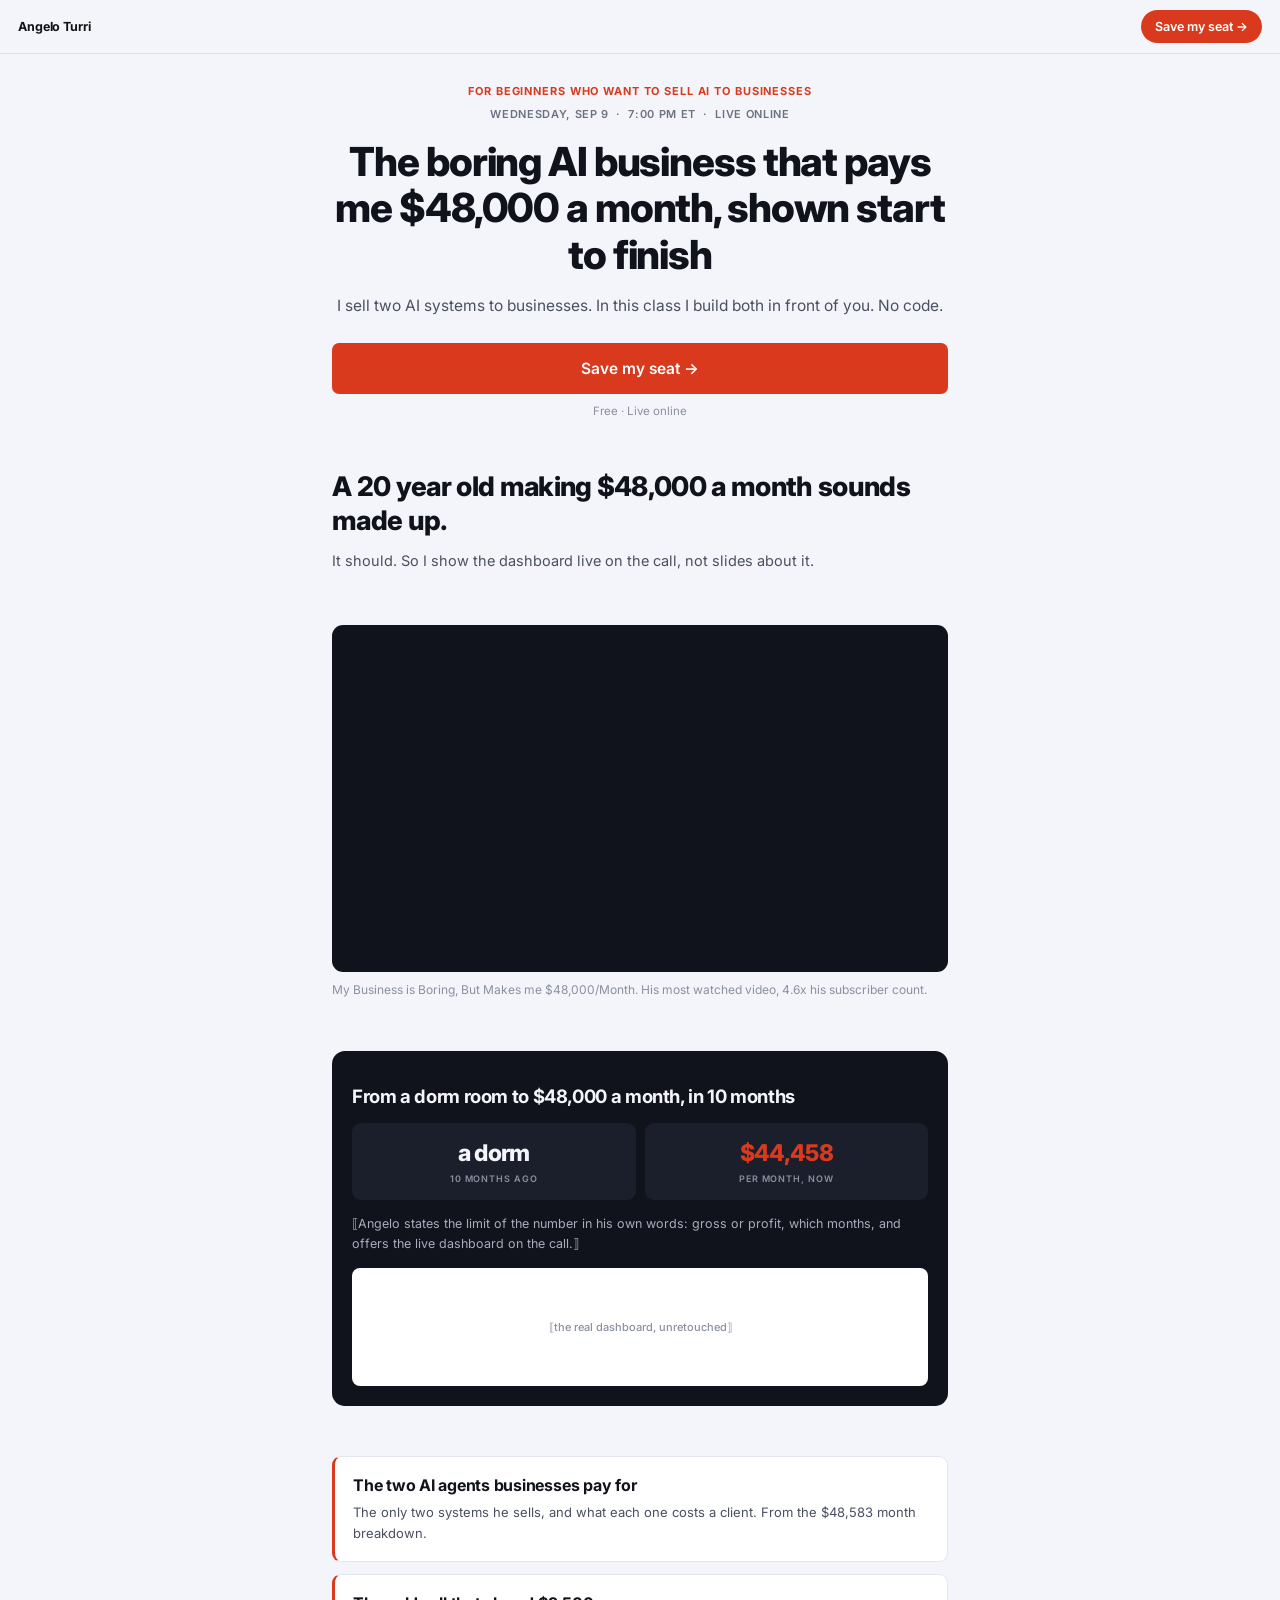
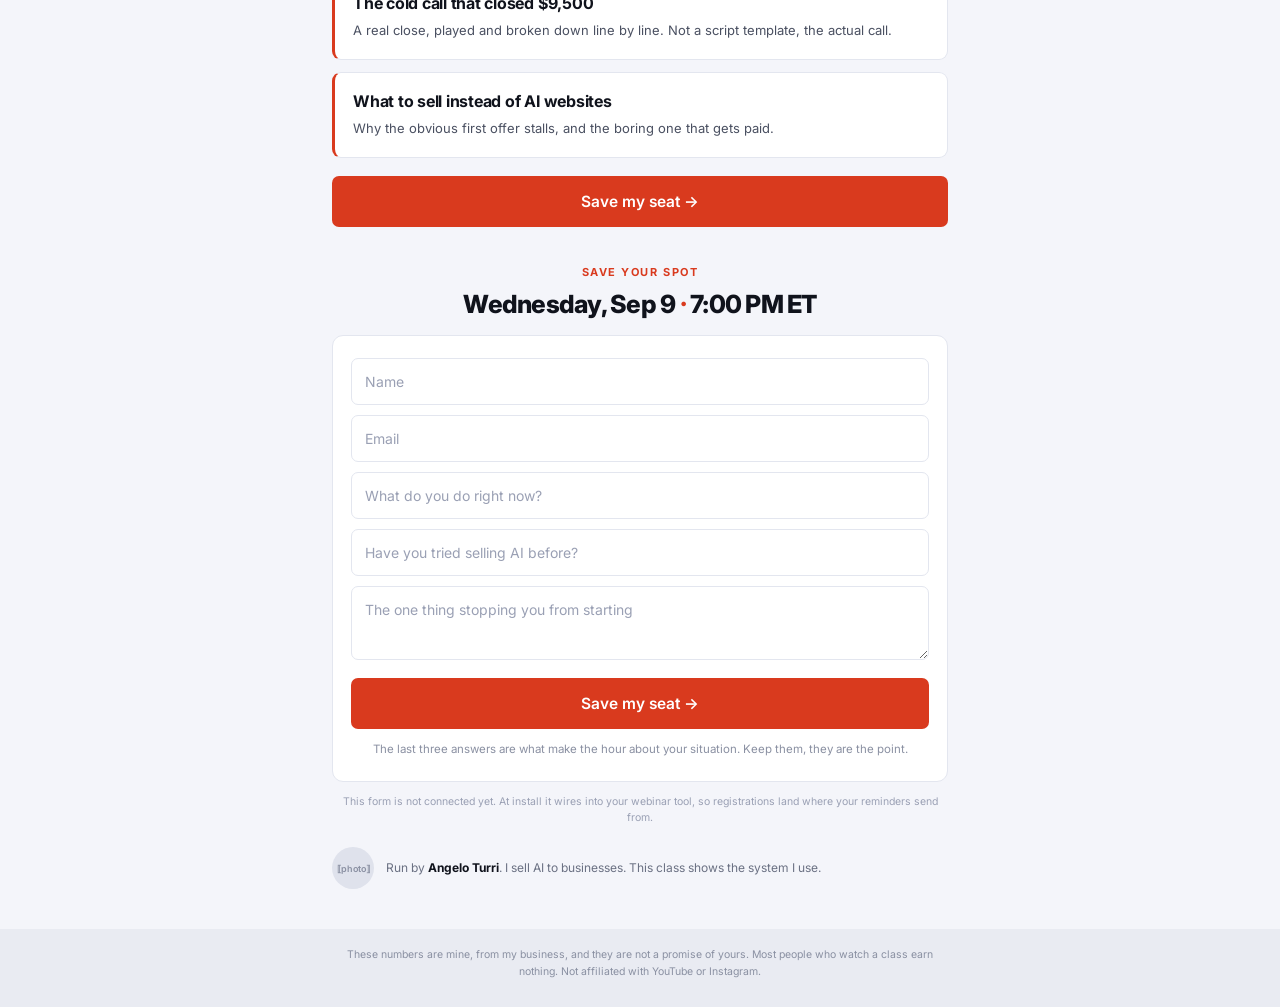
<file: webinar/registration/angelotturri/index.html>
<!doctype html>
<html lang="en">
<head>
<meta charset="utf-8">
<meta name="viewport" content="width=device-width, initial-scale=1">
<meta name="robots" content="noindex">
<meta name="theme-color" content="#f4f5fa">
<title>Angelo Turri - Live webinar</title>
<link rel="stylesheet" href="https://fonts.googleapis.com/css2?family=Inter:wght@400;500;600;700;800;900&display=swap">
<style>
:root{ --accent:#d93a1e; --ink:#10131c; --ground:#f4f5fa; --sub:#4a5061; --muted:#8a90a2; --faint:#9aa0b4; --line:#dde1ec; --cardline:#e3e6ef; }
*{box-sizing:border-box}
html{scroll-behavior:smooth}
body{margin:0;background:var(--ground);color:var(--ink);font-family:Inter,"Helvetica Neue",Arial,sans-serif;-webkit-font-smoothing:antialiased}
a{color:var(--accent);text-decoration:none}
.wrap{max-width:660px;margin:0 auto;padding:0 22px}
.cta{display:block;width:100%;background:var(--accent);color:#fff;text-align:center;padding:16px;font-size:15.5px;font-weight:600;border-radius:7px;border:0;cursor:pointer;font-family:inherit;transition:transform 120ms ease,filter 180ms ease}
.cta:hover{filter:brightness(1.08)}
.cta:active{transform:scale(.99)}
.stickybar{position:sticky;top:0;z-index:20;display:flex;align-items:center;justify-content:space-between;gap:12px;padding:10px 18px;background:rgba(244,245,250,.92);backdrop-filter:blur(8px);border-bottom:1px solid var(--line)}
.sbname{font-size:12.5px;font-weight:700;letter-spacing:-.01em;white-space:nowrap;overflow:hidden;text-overflow:ellipsis}
.sbcta{background:var(--accent);color:#fff;font-size:12.5px;font-weight:600;padding:9px 14px;border-radius:99px;white-space:nowrap;transition:filter 180ms ease,transform 120ms ease}
.sbcta:hover{filter:brightness(1.08);color:#fff}
.sbcta:active{transform:scale(.97)}
.arr{display:inline-block;transition:transform 150ms ease}
a.cta:hover .arr,.sbcta:hover .arr{transform:translateX(3px)}
@keyframes shake{25%{transform:translateX(-4px)}75%{transform:translateX(4px)}}
.field.err{animation:shake .25s ease}
.eyebrow{font-size:11px;font-weight:700;letter-spacing:.08em;text-transform:uppercase;color:var(--accent)}
.rule{border-top:1px solid var(--line);padding-top:16px;display:flex;gap:9px;align-items:baseline}
.verdict{font-size:9.5px;font-weight:700;letter-spacing:.13em;text-transform:uppercase;flex:0 0 auto}
.rulenote{font-size:11.5px;color:var(--muted);line-height:1.5}
.optlab{font-size:9.5px;font-weight:700;letter-spacing:.13em;text-transform:uppercase;color:var(--accent)}
.opt{border:1px dashed #c2c7d6;border-radius:8px;padding:14px 15px}
.card{background:#fff;border:1px solid var(--cardline);border-radius:9px;padding:16px 15px}
.videowrap{position:relative;padding-top:56.25%;border-radius:11px;overflow:hidden;background:#10131c}
.videowrap iframe{position:absolute;inset:0;width:100%;height:100%;border:0}
.vidcap{font-size:12px;line-height:1.5;color:var(--muted);margin-top:9px}
.slotbox{background:#e4e7f0;border-radius:8px;min-height:96px;display:flex;align-items:center;justify-content:center;font-size:11px;font-weight:500;color:var(--muted);text-align:center;padding:10px}
.section{padding-top:38px}
.field{width:100%;border:1px solid var(--cardline);border-radius:7px;padding:14px 13px;font-size:14px;font-family:inherit;color:var(--ink);background:#fff;margin-bottom:10px;transition:border-color 150ms ease}
.field:focus{outline:none;border-color:var(--accent)}
.field::placeholder{color:var(--faint)}
textarea.field{resize:vertical;min-height:74px}
img{max-width:100%}
h1{font-size:clamp(29px,6.5vw,40px);font-weight:800;line-height:1.16;letter-spacing:-.028em;margin:18px 0 0}
h2{font-size:clamp(22px,5vw,27px);font-weight:800;line-height:1.25;letter-spacing:-.025em;margin:14px 0 0}
#save{scroll-margin-top:16px}
.cta:focus-visible,.field:focus-visible{outline:2px solid var(--accent);outline-offset:2px}
.field:focus{box-shadow:0 0 0 3px rgba(51,85,255,.12)}
@keyframes rise{from{opacity:0;transform:translateY(14px)}}
@keyframes slide{from{transform:translateY(10px)}}
@keyframes pop{from{opacity:0;transform:scale(.97)}}
@media (prefers-reduced-motion:no-preference){
  header.wrap{animation:slide .5s ease both}
  #regdone:not([hidden]){animation:pop .35s ease both}
  @supports (animation-timeline: view()){
    .section{animation:rise ease both;animation-timeline:view();animation-range:entry 0% entry 35%}
  }
}
@media (prefers-reduced-motion:reduce){*{transition:none!important;animation:none!important}html{scroll-behavior:auto}}
</style>
</head>
<body>

<div class="stickybar"><span class="sbname">Angelo Turri</span><a class="sbcta" href="#save">Save my seat <span class="arr">→</span></a></div>

<header class="wrap" style="padding-top:30px;text-align:center">
  <div class="eyebrow">For beginners who want to sell AI to businesses</div>
  <div style="font-size:11px;font-weight:600;letter-spacing:.06em;text-transform:uppercase;color:#6b7183;margin-top:9px"><span data-weekly="">Wednesday, Sep 9</span> &nbsp;·&nbsp; 7:00 PM ET &nbsp;·&nbsp; Live online</div>
  <h1>The boring AI business that pays me $48,000 a month, shown start to finish</h1>
  <p style="font-size:15.5px;line-height:1.6;color:var(--sub);margin:16px 0 0">I sell two AI systems to businesses. In this class I build both in front of you. No code.</p>
  <a href="#save" class="cta" style="margin-top:24px">Save my seat <span class="arr">→</span></a>
  <div style="font-size:11.5px;color:var(--muted);margin-top:10px">Free · Live online</div>
</header>


<section class="wrap section">
  
  <h2>A 20 year old making $48,000 a month sounds made up.</h2>
  <p style="font-size:14.5px;line-height:1.65;color:var(--sub);margin:12px 0 0">It should. So I show the dashboard live on the call, not slides about it.</p>
</section>




<section class="wrap section">
  
  
  <div class="videowrap" style="margin-top:14px"><iframe src="https://www.youtube-nocookie.com/embed/ZZpBv7xeYWk" title="My Business is Boring, But Makes me $48,000/Month. His most watched video, 4.6x his subscriber count." loading="lazy" allowfullscreen></iframe></div>
  <div class="vidcap">My Business is Boring, But Makes me $48,000/Month. His most watched video, 4.6x his subscriber count.</div>
  
</section>


<section class="wrap section">
  

  
  <div style="background:var(--ink);border-radius:13px;padding:24px 20px 20px;color:var(--ground);margin-top:14px">
    
    <div style="font-size:18.5px;font-weight:700;letter-spacing:-.02em;margin-top:10px">From a dorm room to $48,000 a month, in 10 months</div>
    <div style="display:flex;gap:9px;margin-top:16px">
      <div style="flex:1;background:#1b1f2b;border-radius:9px;padding:16px 10px;text-align:center">
        <div style="font-size:23px;font-weight:800;letter-spacing:-.03em" data-count>a dorm</div>
        <div style="font-size:9px;font-weight:600;letter-spacing:.1em;text-transform:uppercase;color:var(--muted);margin-top:6px">10 months ago</div>
      </div>
      <div style="flex:1;background:#1b1f2b;border-radius:9px;padding:16px 10px;text-align:center">
        <div style="font-size:23px;font-weight:800;letter-spacing:-.03em;color:var(--accent)" data-count>$48,000</div>
        <div style="font-size:9px;font-weight:600;letter-spacing:.1em;text-transform:uppercase;color:var(--muted);margin-top:6px">per month, now</div>
      </div>
    </div>
    <div style="font-size:12.5px;line-height:1.6;color:#a7adbd;margin-top:14px">⟦Angelo states the limit of the number in his own words: gross or profit, which months, and offers the live dashboard on the call.⟧</div>
    
    
    <div class="slotbox" style="background:#fff;min-height:118px;margin-top:14px">⟦the real dashboard, unretouched⟧</div>
    
    
  </div>
  

  

  
</section>



<section class="wrap section">
  
  <div style="background:#fff;border:1px solid var(--cardline);border-left:3px solid var(--accent);border-radius:9px;padding:18px;margin-top:12px">
    <div style="font-size:16px;font-weight:700;letter-spacing:-.015em">The two AI agents businesses pay for</div>
    <div style="font-size:13px;line-height:1.6;color:var(--sub);margin-top:7px">The only two systems he sells, and what each one costs a client. From the $48,583 month breakdown.</div>
  </div>
  <div style="background:#fff;border:1px solid var(--cardline);border-left:3px solid var(--accent);border-radius:9px;padding:18px;margin-top:12px">
    <div style="font-size:16px;font-weight:700;letter-spacing:-.015em">The cold call that closed $9,500</div>
    <div style="font-size:13px;line-height:1.6;color:var(--sub);margin-top:7px">A real close, played and broken down line by line. Not a script template, the actual call.</div>
  </div>
  <div style="background:#fff;border:1px solid var(--cardline);border-left:3px solid var(--accent);border-radius:9px;padding:18px;margin-top:12px">
    <div style="font-size:16px;font-weight:700;letter-spacing:-.015em">What to sell instead of AI websites</div>
    <div style="font-size:13px;line-height:1.6;color:var(--sub);margin-top:7px">Why the obvious first offer stalls, and the boring one that gets paid.</div>
  </div>
  <a href="#save" class="cta" style="margin-top:18px">Save my seat <span class="arr">→</span></a>
</section>



<section class="wrap section" id="save" style="padding-bottom:40px;text-align:center">
  <div class="eyebrow" style="letter-spacing:.14em">Save your spot</div>
  <div style="font-size:25px;font-weight:800;letter-spacing:-.03em;margin-top:10px"><span data-weekly="">Wednesday, Sep 9</span> <span style="color:var(--accent)">·</span> 7:00 PM ET</div>

  <form id="regform" style="background:#fff;border:1px solid var(--cardline);border-radius:11px;padding:22px 18px;margin-top:16px;text-align:left" novalidate>
    <input class="field" type="text" name="name" placeholder="Name" autocomplete="name" required>
    <input class="field" type="email" name="email" placeholder="Email" autocomplete="email" required>
    <input class="field" type="text" name="q1" placeholder="What do you do right now?">
    <input class="field" type="text" name="q2" placeholder="Have you tried selling AI before?">
    <textarea class="field" name="q3" placeholder="The one thing stopping you from starting"></textarea>
    <button type="submit" class="cta" style="margin-top:4px">Save my seat <span class="arr">→</span></button>
    <div style="font-size:11.5px;line-height:1.55;color:var(--muted);margin-top:12px;text-align:center">The last three answers are what make the hour about your situation. Keep them, they are the point.</div>
  </form>

  <div id="regdone" hidden style="background:#fff;border:1px solid var(--cardline);border-radius:11px;padding:30px 22px;margin-top:16px;text-align:center">
    <div style="width:44px;height:44px;border-radius:50%;background:var(--accent);color:#fff;font-size:22px;line-height:44px;margin:0 auto">✓</div>
    <div style="font-size:19px;font-weight:800;letter-spacing:-.02em;margin-top:14px">Seat saved.</div>
    <div style="font-size:13.5px;line-height:1.6;color:var(--sub);margin-top:8px">The join link and a calendar invite go to your email. One reminder the morning of, one an hour before.</div>
  </div>

  <div style="font-size:10.5px;line-height:1.5;color:var(--faint);margin-top:12px">This form is not connected yet. At install it wires into your webinar tool, so registrations land where your reminders send from.</div>

  <div style="display:flex;align-items:center;gap:12px;margin-top:22px;text-align:left">
    
    <div style="width:42px;height:42px;border-radius:50%;background:#dfe2ec;flex:0 0 42px;display:flex;align-items:center;justify-content:center;font-size:9px;font-weight:600;color:var(--muted)">⟦photo⟧</div>
    
    <div style="font-size:12px;line-height:1.5;color:#6b7183">Run by <b style="font-weight:700;color:var(--ink)">Angelo Turri</b>. I sell AI to businesses. This class shows the system I use.</div>
  </div>
</section>

<footer style="background:#e9ebf2;padding:18px 22px 26px;text-align:center">
  <div class="wrap" style="font-size:10.5px;line-height:1.6;color:var(--muted)">These numbers are mine, from my business, and they are not a promise of yours. Most people who watch a class earn nothing. Not affiliated with YouTube or Instagram.</div>
</footer>

<script>
(function () {
  var form = document.getElementById('regform');
  var done = document.getElementById('regdone');
  if (!form || !done) return;
  form.addEventListener('submit', function (e) {
    e.preventDefault();
    var bad = false;
    ['name', 'email'].forEach(function (n) {
      var el = form.elements[n];
      var ok = el.value.trim() && (n !== 'email' || /.+@.+\..+/.test(el.value));
      el.style.borderColor = ok ? '' : '#f0563c';
      el.classList.remove('err');
      if (!ok) { if (!bad) el.focus(); el.classList.add('err'); bad = true; }
    });
    if (bad) return;
    form.hidden = true;
    done.hidden = false;
    done.scrollIntoView({ block: 'center', behavior: 'smooth' });
  });
})();
</script>
<script>
(function () {
  // Count-up: text starts at its FINAL value; animation only subtracts then restores.
  // If this never runs (no IO, reduced motion, dead JS), the page is already correct.
  if (!('IntersectionObserver' in window)) return;
  if (matchMedia('(prefers-reduced-motion: reduce)').matches) return;
  var els = [].slice.call(document.querySelectorAll('[data-count]'));
  els = els.filter(function (el) { return /^[^0-9]{0,2}[\d,.]+\s?[kKxX%+]{0,2}$/.test(el.textContent.trim()); });
  if (!els.length) return;
  var io = new IntersectionObserver(function (entries) {
    entries.forEach(function (en) {
      if (!en.isIntersecting) return;
      io.unobserve(en.target);
      var final = en.target.textContent.trim();
      var num = parseFloat(final.replace(/[^0-9.]/g, ''));
      if (!isFinite(num)) return;
      var pre = (final.match(/^[^0-9]+/) || [''])[0];
      var suf = (final.match(/[^0-9]+$/) || [''])[0];
      var dec = (final.split('.')[1] || '').replace(/[^0-9]/g, '').length;
      var hasComma = final.indexOf(',') > -1;
      var t0 = performance.now();
      (function step(t) {
        var p = Math.min((t - t0) / 900, 1);
        var v = (num * (1 - Math.pow(1 - p, 3))).toFixed(dec);
        if (hasComma) v = Number(v).toLocaleString('en-US', { minimumFractionDigits: dec });
        en.target.textContent = pre + v + suf;
        if (p < 1) requestAnimationFrame(step); else en.target.textContent = final;
      })(t0);
    });
  }, { threshold: 0.6 });
  els.forEach(function (el) { io.observe(el); });
})();
</script>
<script>
(function () {
  // Recurring events: when.weekly names a weekday; replace the static day text with the
  // next occurrence's real date. Static text stands if this never runs.
  var days = ['Sunday','Monday','Tuesday','Wednesday','Thursday','Friday','Saturday'];
  [].slice.call(document.querySelectorAll('[data-weekly]')).forEach(function (el) {
    var w = days.indexOf(el.getAttribute('data-weekly'));
    if (w < 0) return;
    var d = new Date();
    var add = (w - d.getDay() + 7) % 7 || 7;
    d.setDate(d.getDate() + add);
    var m = ['Jan','Feb','Mar','Apr','May','Jun','Jul','Aug','Sep','Oct','Nov','Dec'][d.getMonth()];
    el.textContent = days[w] + ', ' + m + ' ' + d.getDate();
  });
})();
</script>
</body>
</html>
</file>
<file: os.css>
/* Operator OS · shared design language (matches the [name]OS page) */
:root{
  --paper:#F6F7F5; --card:#FFFFFF; --ink:#161916; --dim:#5C6660; --faint:#98A29B;
  --line:#E2E6E1; --line2:#CFD6CF; --wash:#EDF0EC;
  --acc:#0E7A55; --acc-soft:#E1EFE8; --acc-glow:rgba(14,122,85,.16);
  --ok:#0E7A55; --warn:#B07A17; --red:#C24634;
  --ok-soft:#E1EFE8; --warn-soft:#F6EDD9; --red-soft:#F8E6E2;
  --sans:'Geist',-apple-system,'Segoe UI',system-ui,sans-serif;
  --mono:'Geist Mono',ui-monospace,'SF Mono',Menlo,monospace;
}
*{box-sizing:border-box}
html{scroll-behavior:smooth}
body{margin:0; background:var(--paper); color:var(--ink); font-family:var(--sans);
  font-size:16px; line-height:1.55; -webkit-font-smoothing:antialiased}
::selection{background:var(--acc); color:#fff}

.bar{position:sticky; top:0; z-index:50; display:flex; align-items:center; gap:14px;
  padding:12px 20px; background:rgba(246,247,245,.92); backdrop-filter:blur(12px);
  border-bottom:1px solid var(--line); font-family:var(--mono); font-size:.66rem;
  letter-spacing:.12em; text-transform:uppercase; color:var(--dim)}
.bar b{color:var(--acc); font-weight:500}
.bar a{color:inherit; text-decoration:none}
.bar a:hover{color:var(--acc)}
.bar .right{margin-left:auto; color:var(--faint); white-space:nowrap}
@media(max-width:700px){.bar .right{display:none}}

.page{max-width:820px; margin:0 auto; padding:44px 22px 90px}
.en{font-family:var(--mono); font-size:.6rem; letter-spacing:.16em; text-transform:uppercase; color:var(--faint)}
h1{font-size:clamp(2rem,5.5vw,3rem); font-weight:800; letter-spacing:-.04em; line-height:1.05; margin:6px 0 12px; text-transform:lowercase}
.sub{font-size:clamp(.98rem,2vw,1.1rem); color:var(--dim); margin:0 0 8px; max-width:56ch; text-transform:lowercase; text-wrap:pretty}
.sub b{color:var(--ink); font-weight:700}

.stepline{display:flex; gap:8px; flex-wrap:wrap; margin:20px 0 34px}
.stepline a{font-family:var(--mono); font-size:.62rem; letter-spacing:.06em; color:var(--ink);
  background:var(--wash); border:1px solid var(--line); border-radius:99px; padding:7px 13px; text-decoration:none}
.stepline a b{color:var(--acc); font-weight:600}
.stepline a:hover{border-color:var(--acc)}

section{margin-bottom:44px; scroll-margin-top:70px}
.sh{display:flex; align-items:baseline; gap:12px; margin-bottom:6px}
.sh .n{font-family:var(--mono); font-size:.85rem; color:var(--acc); font-weight:600}
h2{font-size:clamp(1.3rem,3.4vw,1.7rem); font-weight:800; letter-spacing:-.03em; margin:0; text-transform:lowercase}
.slede{font-size:.92rem; color:var(--dim); margin:6px 0 18px; max-width:60ch}
.slede b{color:var(--ink)}

.art{background:var(--card); border:1px solid var(--line); border-radius:16px; padding:20px 22px 18px; margin-bottom:14px;
  box-shadow:0 1px 2px rgba(22,25,22,.04)}
.art h4{margin:0 0 4px; font-size:1rem; font-weight:800; letter-spacing:-.02em}
.art .why{font-size:.86rem; color:var(--dim); margin:0 0 12px}
.tag{font-family:var(--mono); font-size:.56rem; letter-spacing:.12em; text-transform:uppercase; color:var(--acc);
  background:var(--acc-soft); padding:4px 10px; border-radius:99px; white-space:nowrap; float:right; margin-left:10px}

.q{list-style:none; margin:0; padding:0; counter-reset:q}
.q li{counter-increment:q; font-size:.9rem; padding:11px 0 11px 34px; border-top:1px solid var(--line); position:relative}
.q li:first-child{border-top:none}
.q li::before{content:counter(q,decimal-leading-zero); position:absolute; left:0; top:12px;
  font-family:var(--mono); font-size:.62rem; color:var(--acc); font-weight:600}
.q li em{font-style:normal; display:block; font-family:var(--mono); font-size:.66rem; color:var(--faint); margin-top:3px}

.msg{background:var(--wash); border:1px solid var(--line); border-radius:11px; padding:12px 15px;
  font-family:var(--mono); font-size:.76rem; line-height:1.65; margin-bottom:10px}
.msg .mk{font-size:.56rem; letter-spacing:.16em; text-transform:uppercase; color:var(--faint); display:block; margin-bottom:6px}

.rubric{border:1px solid var(--line); border-radius:12px; overflow:hidden; overflow-x:auto; margin-bottom:14px}
.rubric table{border-collapse:collapse; width:100%; min-width:560px}
.rubric th{font-family:var(--mono); font-size:.55rem; letter-spacing:.12em; text-transform:uppercase;
  color:var(--faint); text-align:left; padding:10px 13px; background:var(--wash); border-bottom:1px solid var(--line); font-weight:500}
.rubric td{padding:11px 13px; border-bottom:1px solid var(--line); font-size:.83rem; vertical-align:top}
.rubric tr:last-child td{border-bottom:none}
.rubric td:first-child{font-weight:700; white-space:nowrap}
.rubric td em{font-style:normal; font-family:var(--mono); font-size:.66rem; color:var(--dim)}

.verdicts{display:grid; grid-template-columns:1fr 1fr; gap:10px; margin-top:6px}
@media(max-width:640px){.verdicts{grid-template-columns:1fr}}
.vd{border-radius:12px; padding:14px 16px; font-size:.84rem; line-height:1.5}
.vd.pass{background:var(--ok-soft)} .vd.fail{background:var(--red-soft)}
.vd .k{font-family:var(--mono); font-size:.56rem; letter-spacing:.14em; text-transform:uppercase; display:block; margin-bottom:6px}
.vd.pass .k{color:var(--ok)} .vd.fail .k{color:var(--red)}
.vd ul{margin:0; padding-left:16px} .vd li{margin-bottom:3px}

.kill{display:flex; align-items:flex-start; gap:10px; background:var(--red-soft); border-radius:11px;
  padding:11px 14px; font-size:.83rem; margin-bottom:8px}
.kill .x{font-family:var(--mono); color:var(--red); font-weight:600; flex-shrink:0}

.steps{display:flex; flex-wrap:wrap; gap:8px; margin-top:4px}
.step{font-family:var(--mono); font-size:.66rem; letter-spacing:.04em; background:var(--wash);
  border:1px solid var(--line); border-radius:99px; padding:7px 13px; color:var(--ink)}
.step b{color:var(--acc); font-weight:600}

.openlink{display:inline-block; margin-top:10px; font-family:var(--mono); font-size:.66rem; letter-spacing:.1em;
  text-transform:uppercase; color:#fff; background:var(--acc); padding:9px 16px; border-radius:99px; text-decoration:none}
.openlink:hover{opacity:.9}

.note{background:var(--wash); border:1px solid var(--line); border-radius:11px; padding:12px 15px;
  font-size:.83rem; color:var(--dim); margin-top:8px}
.note b{color:var(--ink)}

footer{max-width:820px; margin:0 auto; padding:0 22px 60px; font-family:var(--mono); font-size:.58rem;
  color:var(--faint); letter-spacing:.1em; line-height:2; text-transform:uppercase}
footer a{color:var(--acc); text-decoration:none}
</file>
